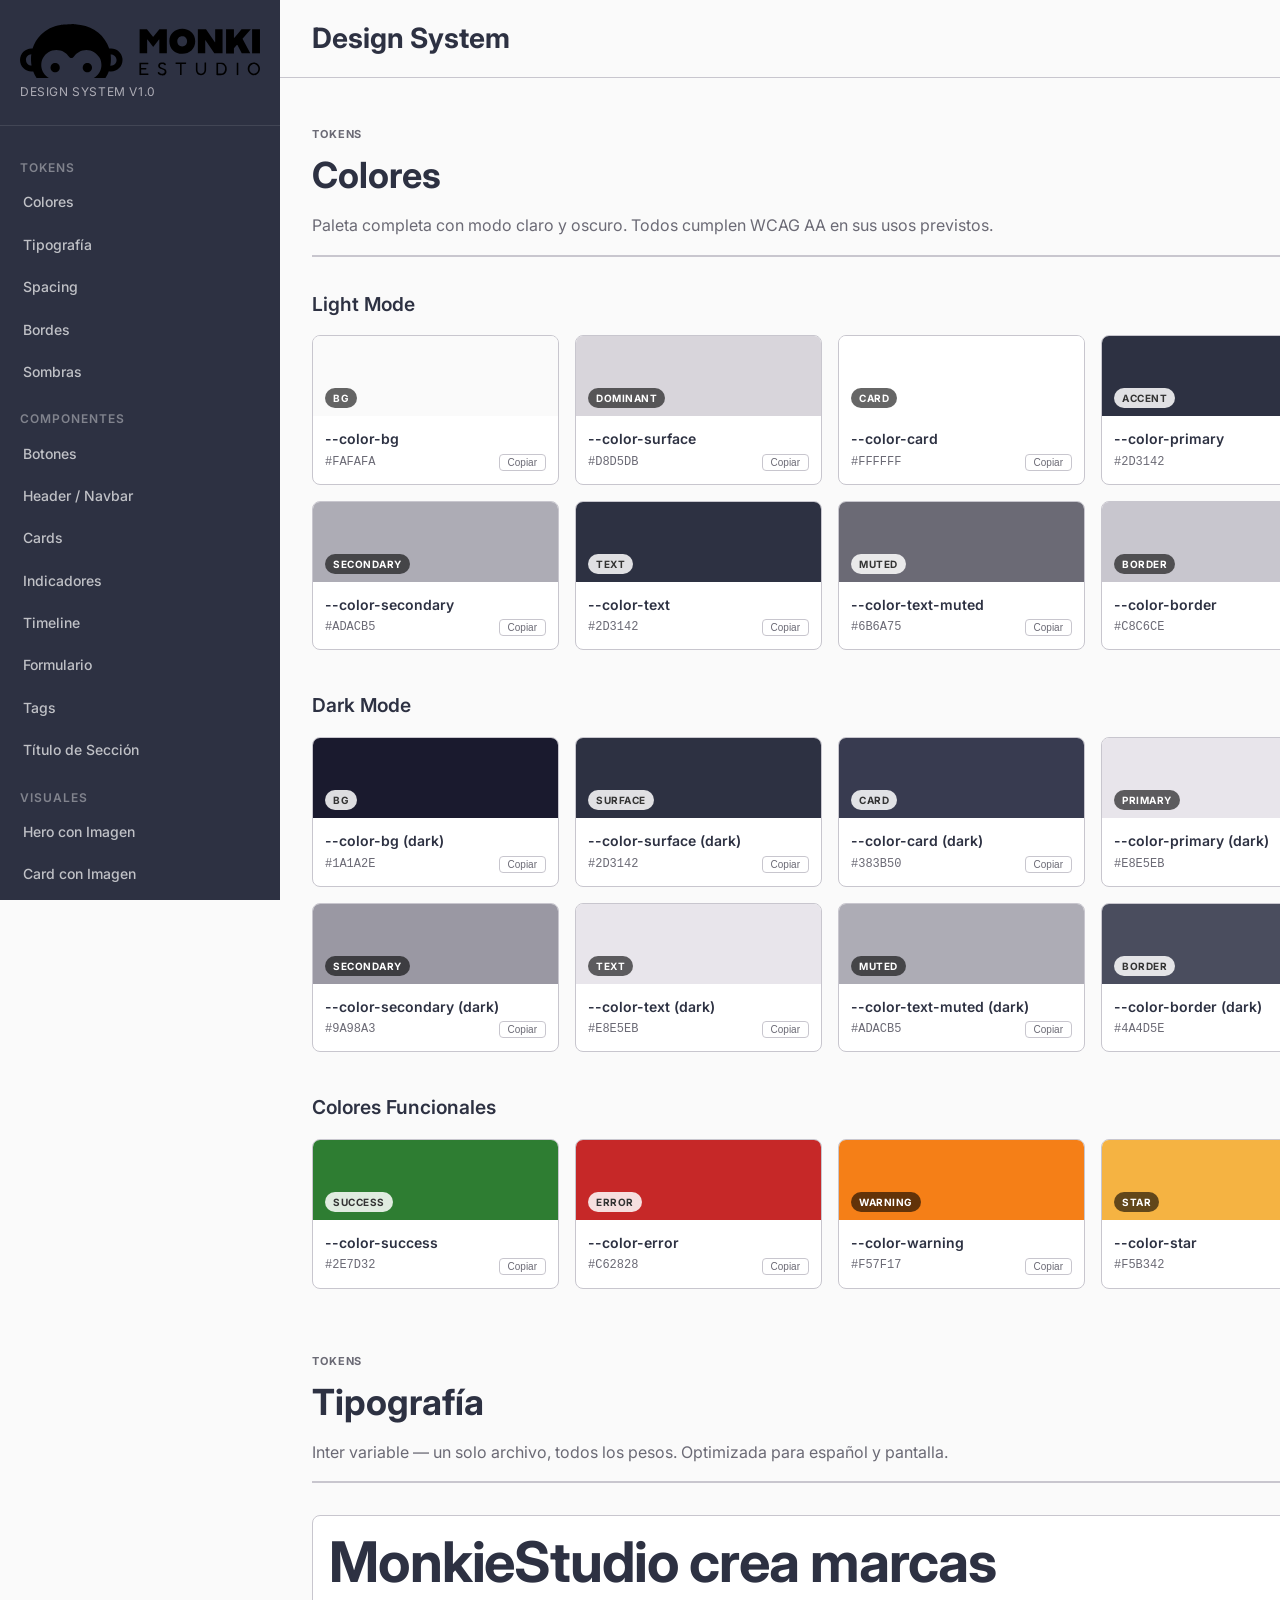
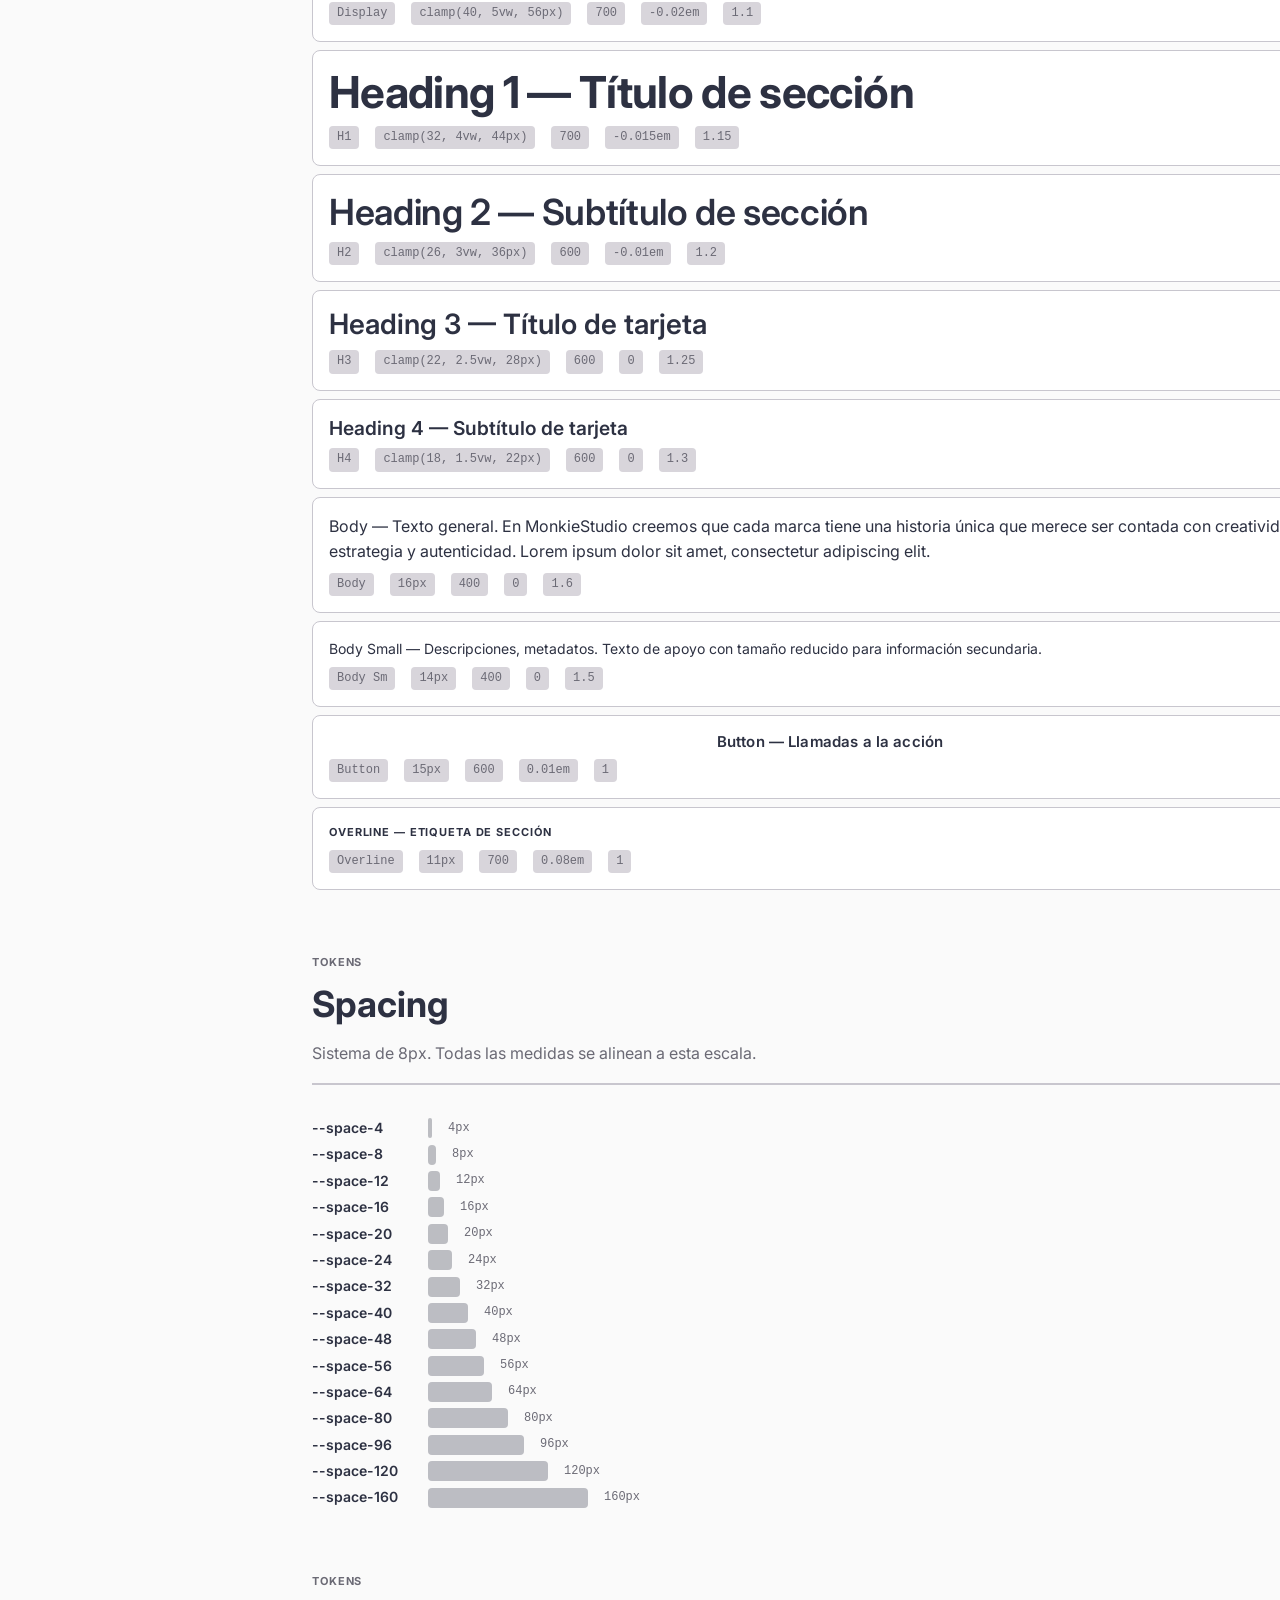
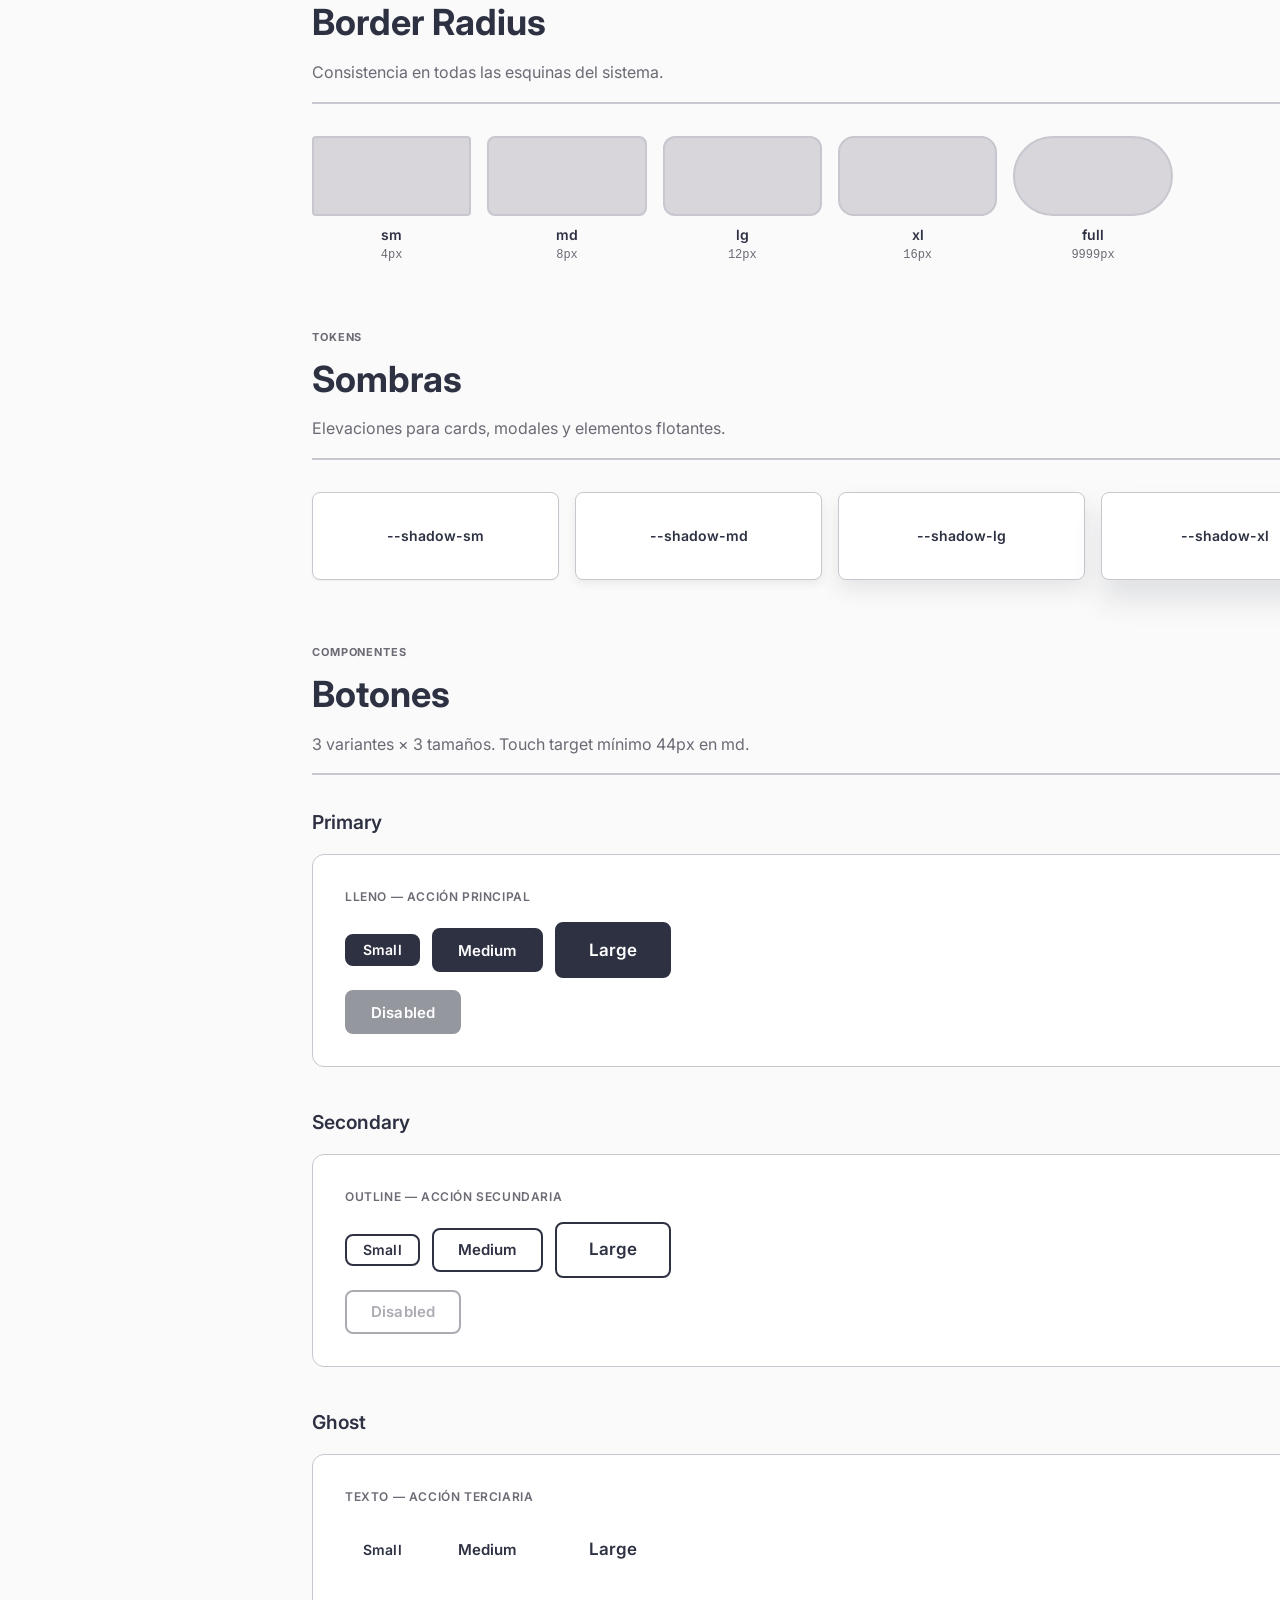
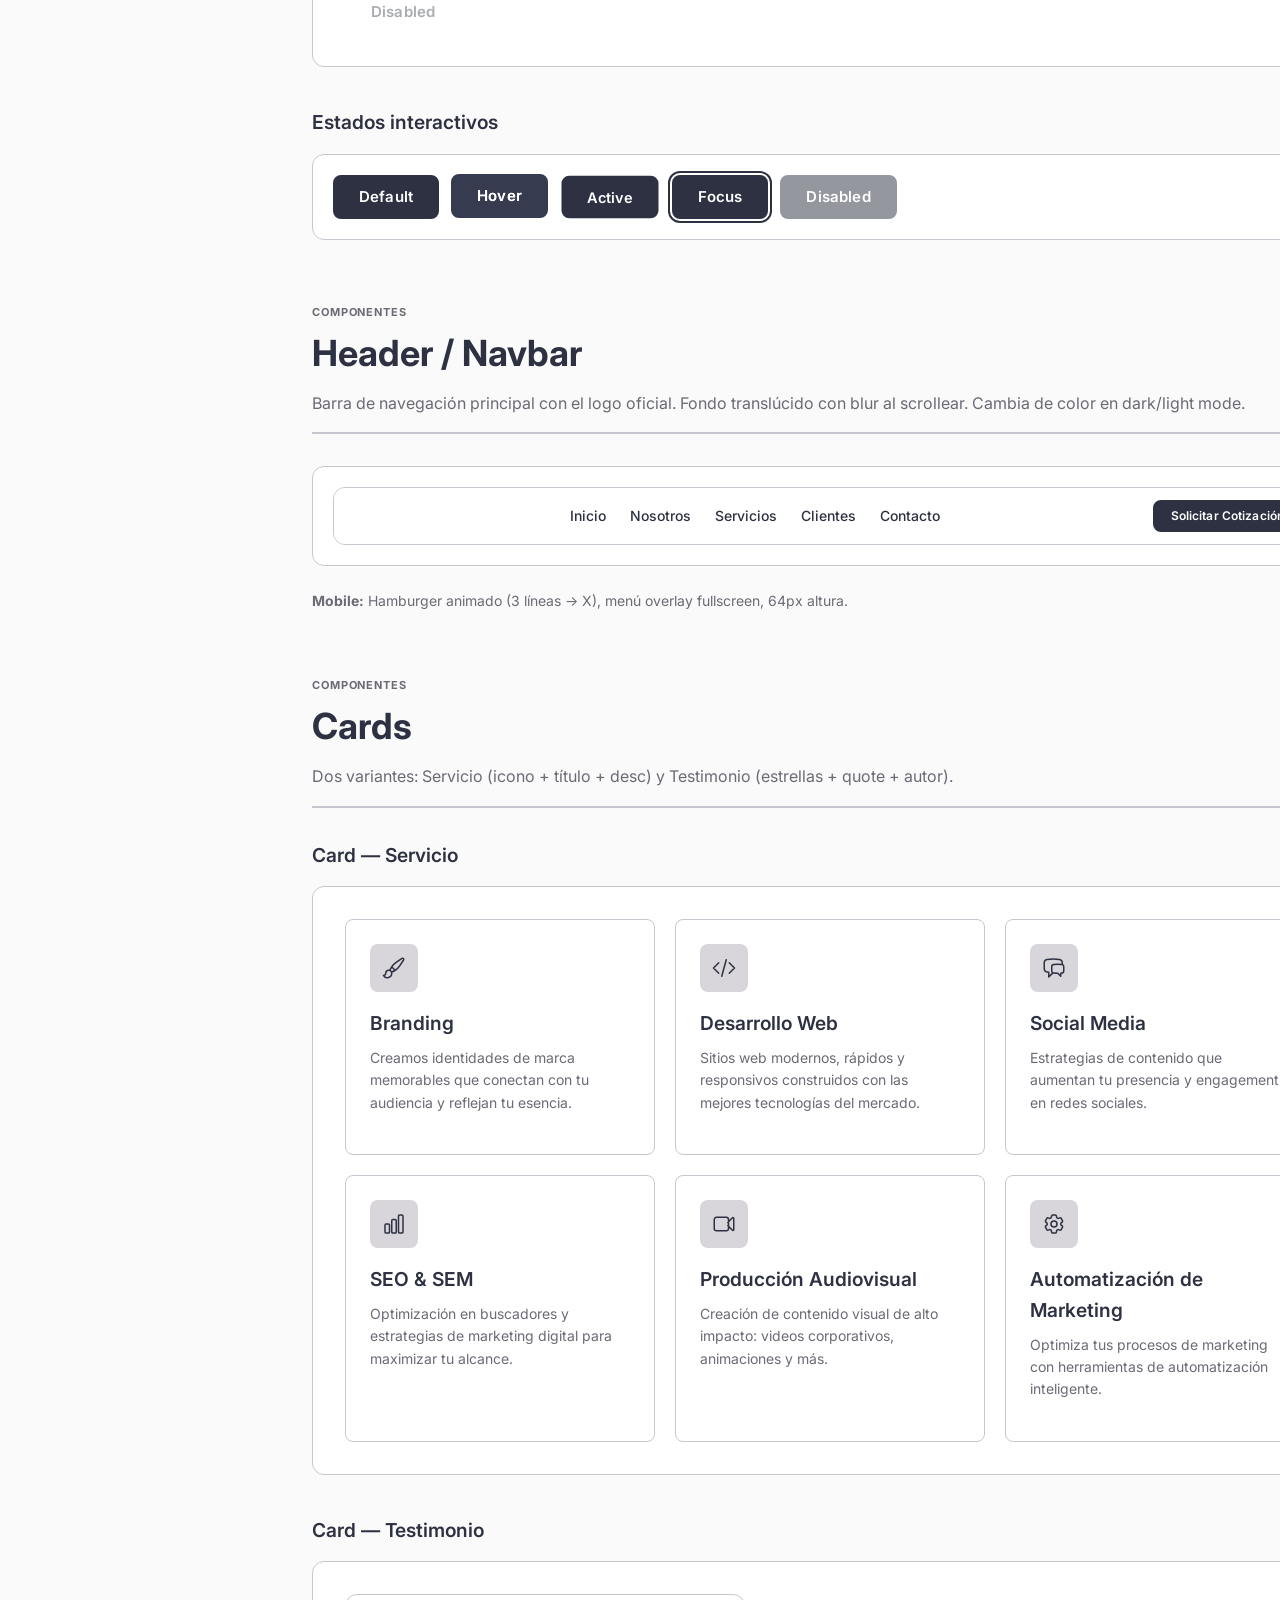
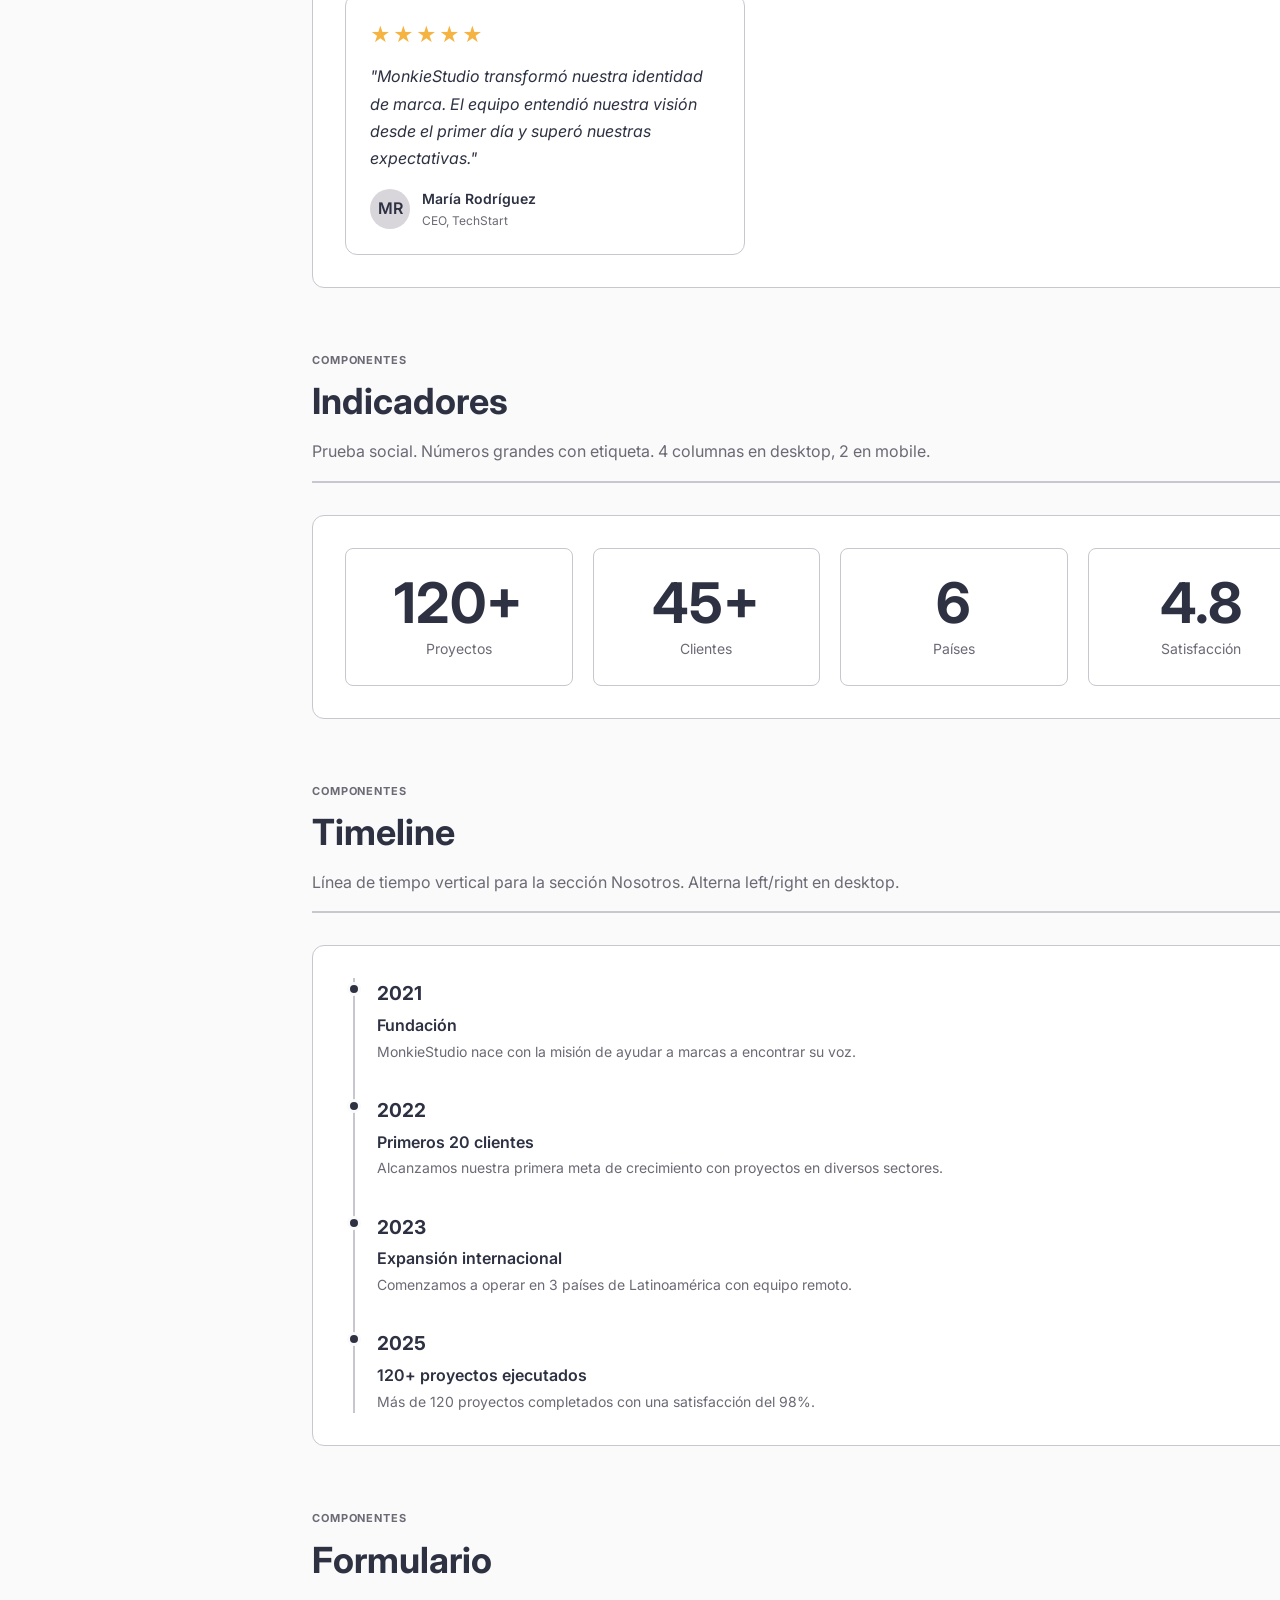
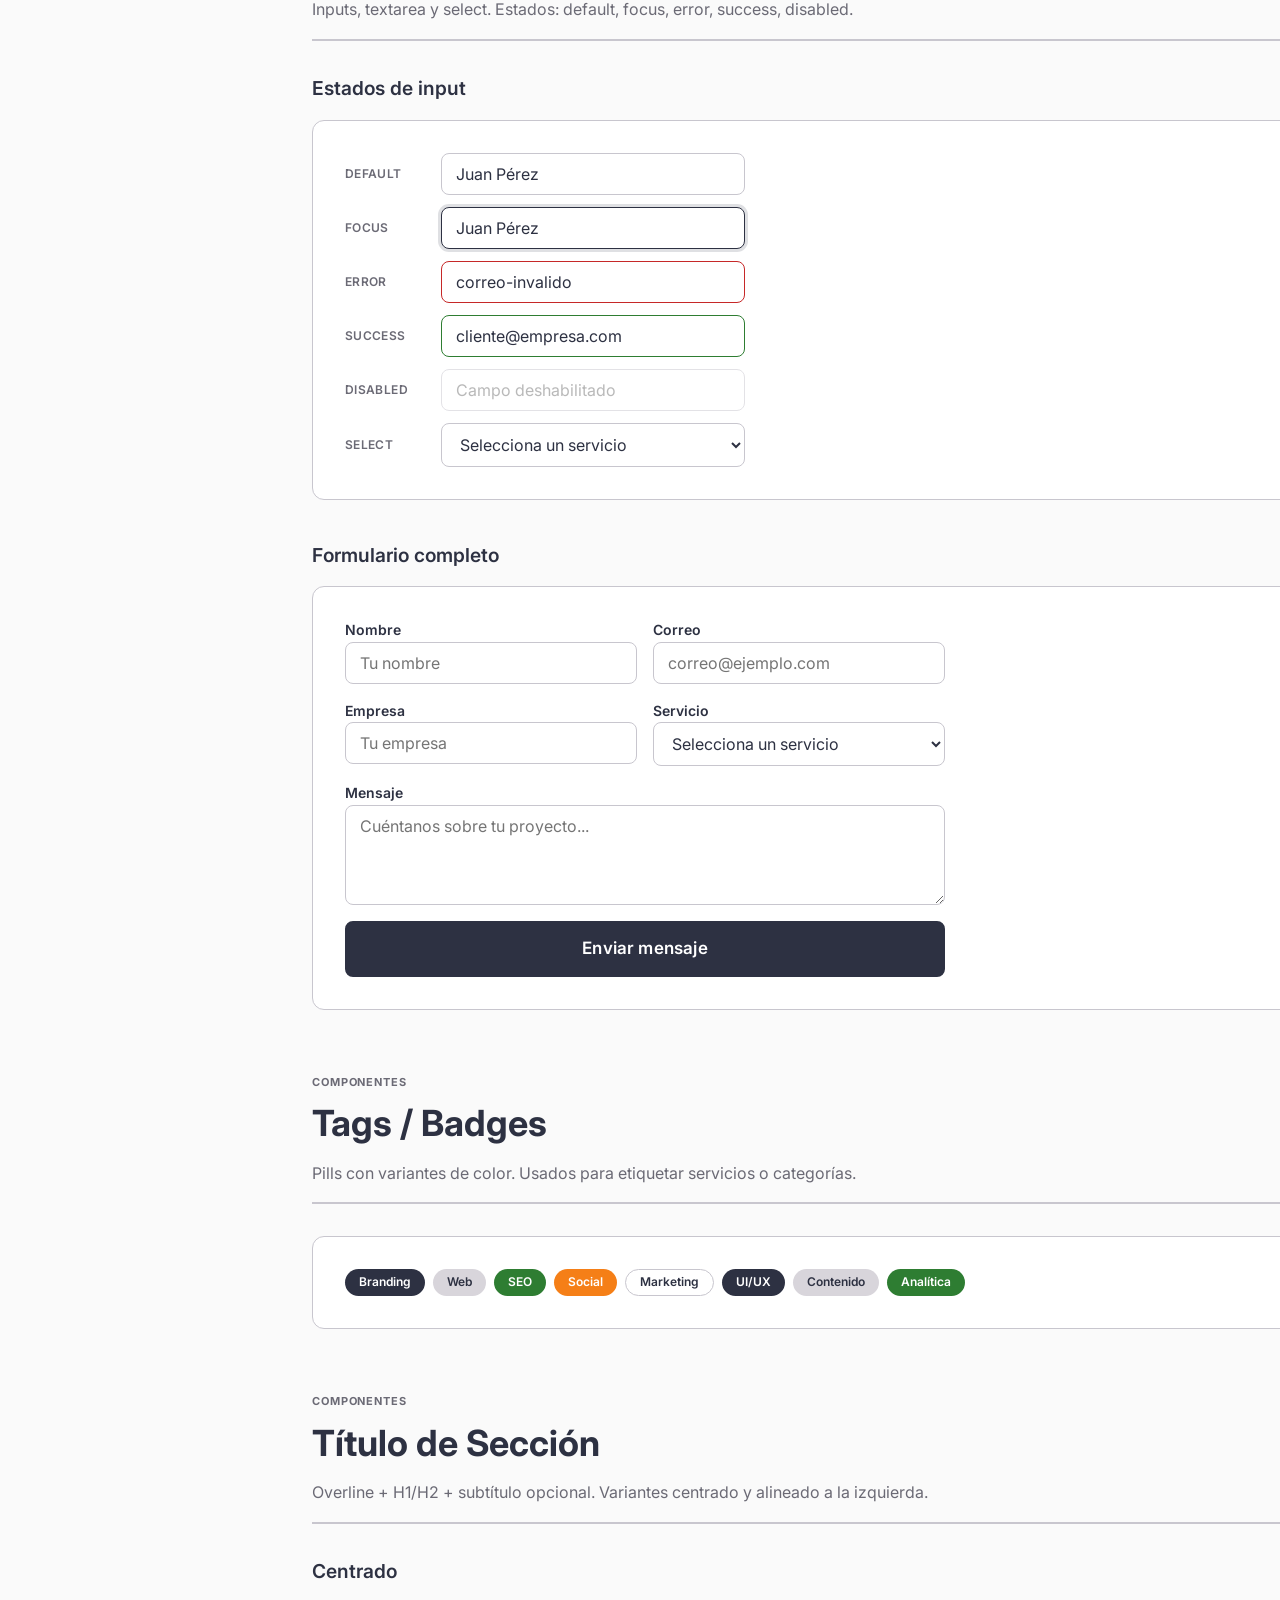
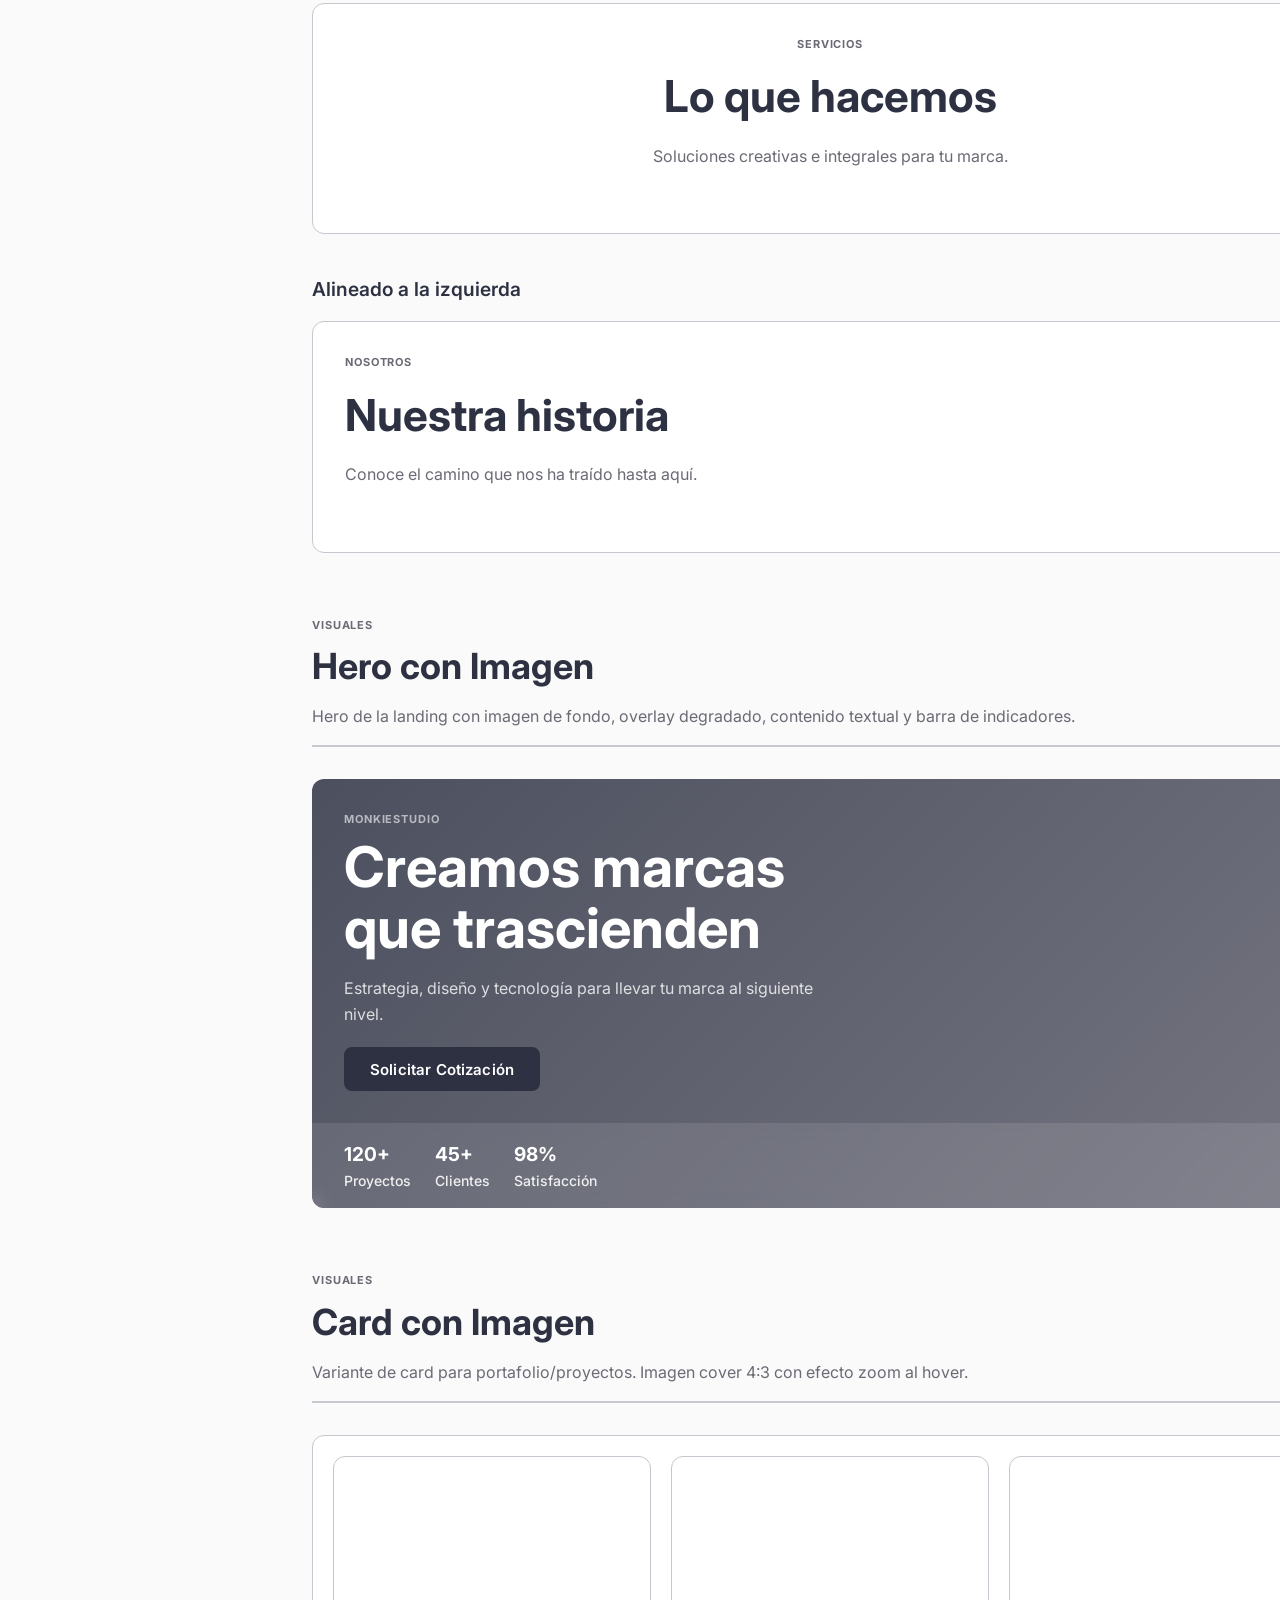
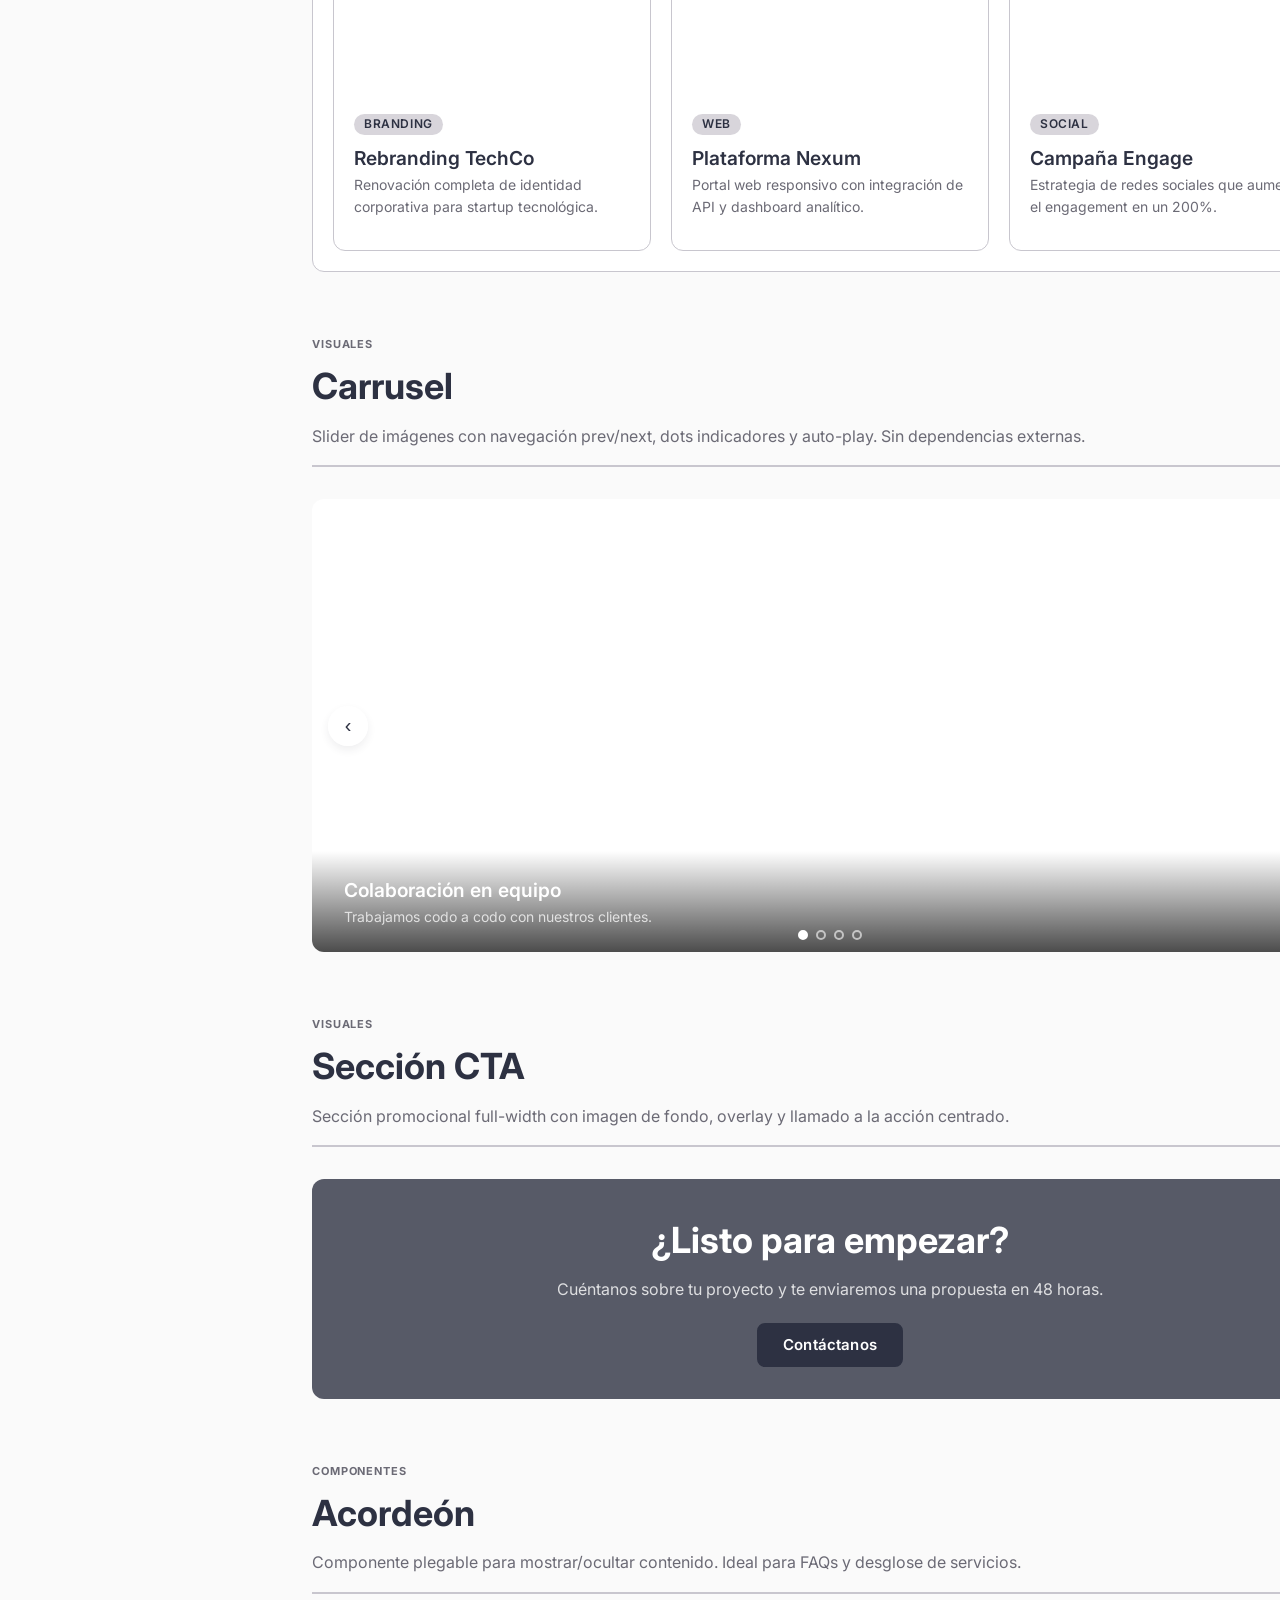
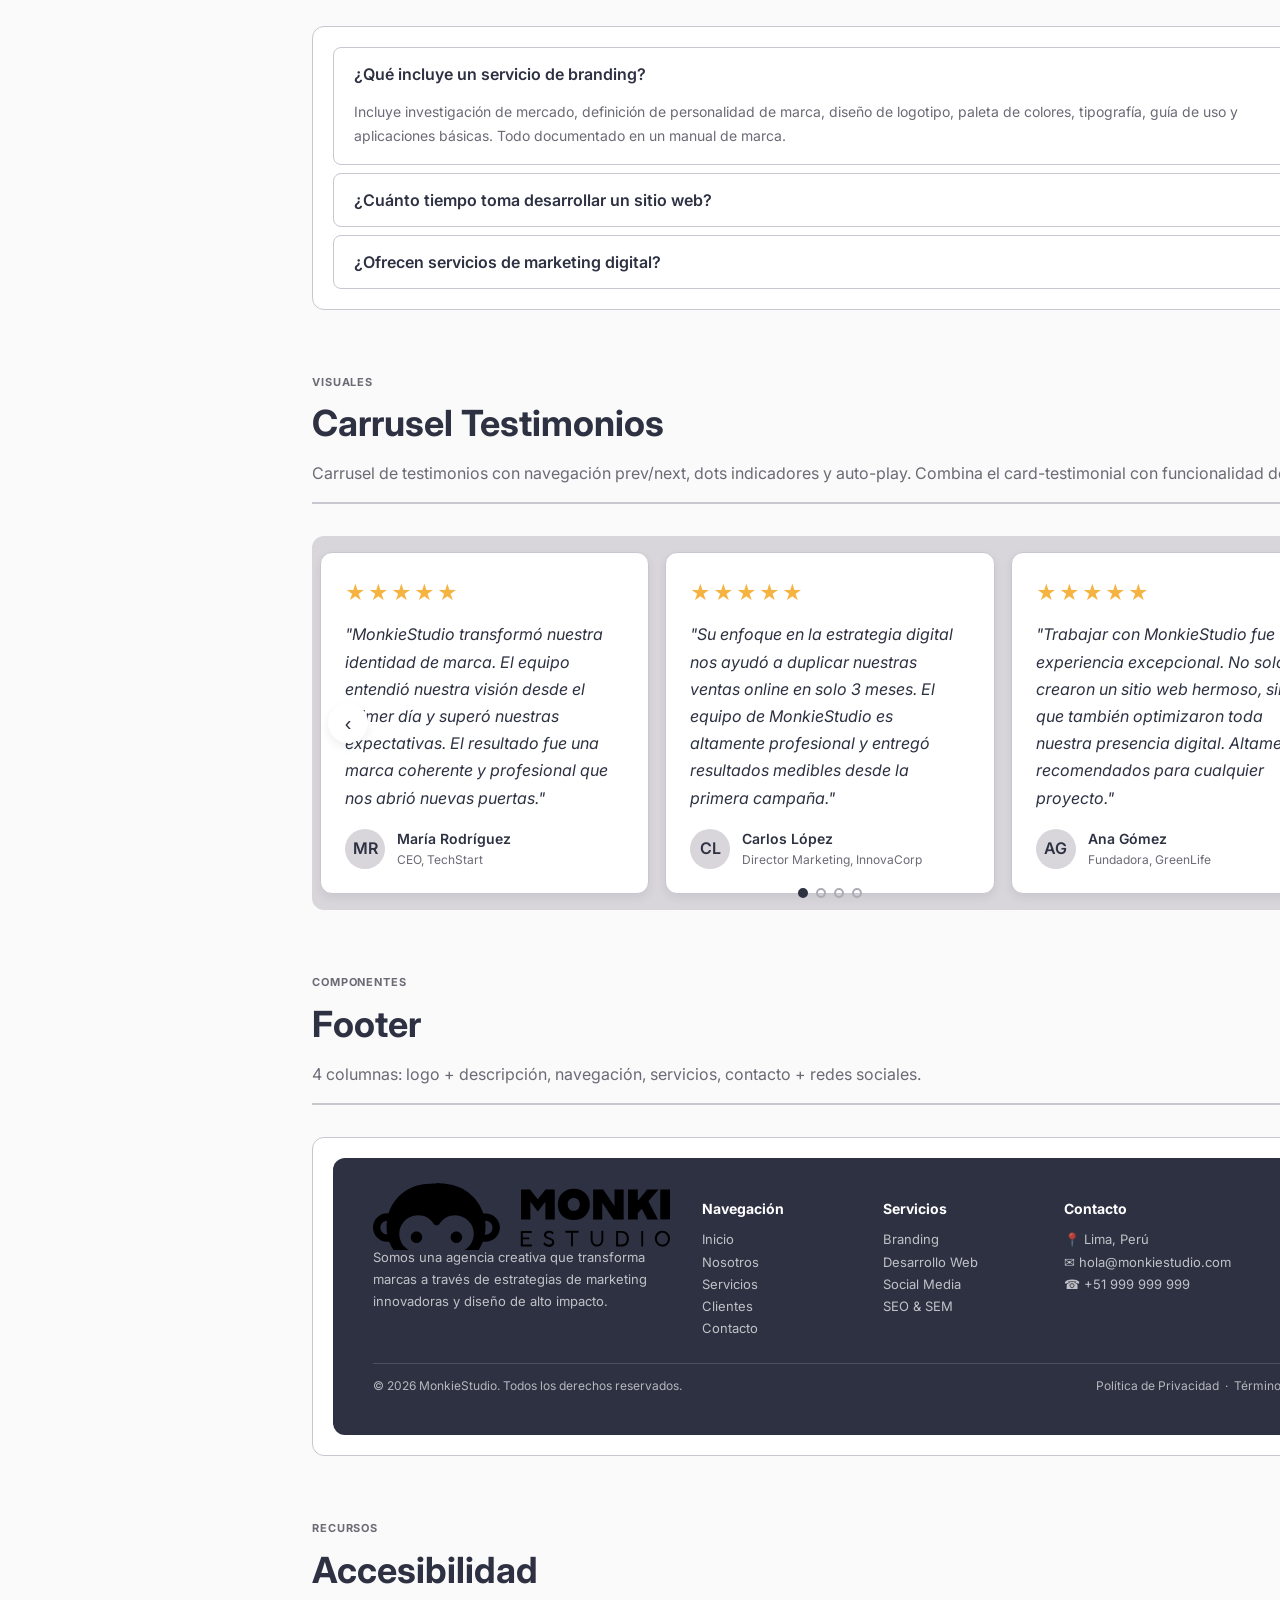
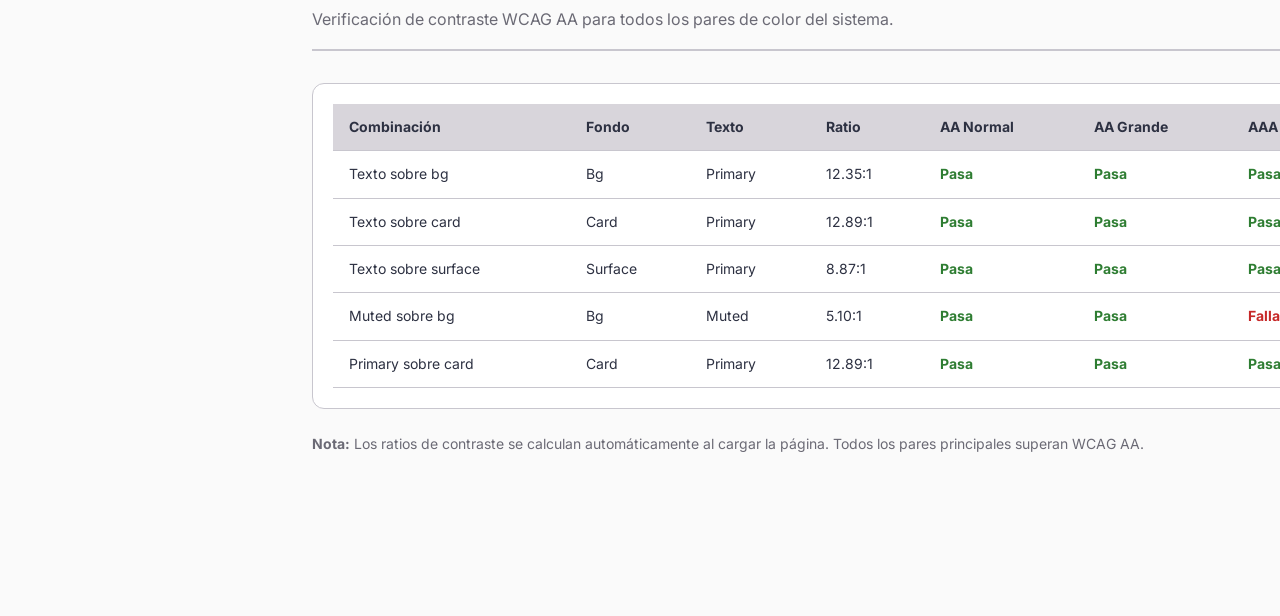
<file: design-system.html>
<!DOCTYPE html>
<html lang="es" data-theme="light">
<head>
  <meta charset="UTF-8">
  <meta name="viewport" content="width=device-width, initial-scale=1.0">
  <title>Design System — MonkieStudio</title>
  <link rel="preconnect" href="https://fonts.googleapis.com">
  <link rel="preconnect" href="https://fonts.gstatic.com" crossorigin>
  <link href="https://fonts.googleapis.com/css2?family=Inter:opsz,wght@14..32,300..700&display=swap" rel="stylesheet">
  <style>
    /* ===== DESIGN TOKENS ===== */
    :root {
      /* Light Mode */
      --color-bg: #FAFAFA;
      --color-surface: #D8D5DB;
      --color-card: #FFFFFF;
      --color-primary: #2D3142;
      --color-secondary: #ADACB5;
      --color-text: #2D3142;
      --color-text-muted: #6B6A75;
      --color-border: #C8C6CE;
      --color-success: #2E7D32;
      --color-error: #C62828;
      --color-warning: #F57F17;
      --color-star: #F5B342;
      --color-sidebar-bg: #2D3142;
      --color-sidebar-text: #E8E5EB;
      --color-sidebar-hover: #383B50;
      --color-sidebar-active: #4A4D5E;

      /* Typography */
      --font-family: 'Inter', -apple-system, BlinkMacSystemFont, sans-serif;
      --fs-display: clamp(2.5rem, 5vw, 3.5rem);
      --fs-h1: clamp(2rem, 4vw, 2.75rem);
      --fs-h2: clamp(1.625rem, 3vw, 2.25rem);
      --fs-h3: clamp(1.375rem, 2.5vw, 1.75rem);
      --fs-h4: clamp(1.125rem, 1.5vw, 1.375rem);
      --fs-body: 1rem;
      --fs-body-sm: 0.875rem;
      --fs-btn: 0.9375rem;
      --fs-caption: 0.75rem;
      --fs-overline: 0.6875rem;

      /* Spacing */
      --space-2: 2px;
      --space-4: 4px;
      --space-8: 8px;
      --space-12: 12px;
      --space-16: 16px;
      --space-20: 20px;
      --space-24: 24px;
      --space-32: 32px;
      --space-40: 40px;
      --space-48: 48px;
      --space-56: 56px;
      --space-64: 64px;
      --space-80: 80px;
      --space-96: 96px;
      --space-120: 120px;
      --space-160: 160px;

      /* Border Radius */
      --radius-sm: 4px;
      --radius-md: 8px;
      --radius-lg: 12px;
      --radius-xl: 16px;
      --radius-full: 9999px;

      /* Shadows */
      --shadow-sm: 0 1px 2px rgba(45,49,66,0.05);
      --shadow-md: 0 4px 8px rgba(45,49,66,0.08);
      --shadow-lg: 0 10px 20px rgba(45,49,66,0.10);
      --shadow-xl: 0 20px 30px rgba(45,49,66,0.12);

      --sidebar-width: 280px;
    }

    [data-theme="dark"] {
      --color-bg: #1A1A2E;
      --color-surface: #2D3142;
      --color-card: #383B50;
      --color-primary: #E8E5EB;
      --color-secondary: #9A98A3;
      --color-text: #E8E5EB;
      --color-text-muted: #ADACB5;
      --color-border: #4A4D5E;
      --color-success: #66BB6A;
      --color-error: #EF5350;
      --color-warning: #FFB74D;
      --color-star: #F5B342;
      --color-sidebar-bg: #0D0D1A;
      --color-sidebar-text: #E8E5EB;
      --color-sidebar-hover: #2D3142;
      --color-sidebar-active: #383B50;

      --shadow-sm: 0 1px 2px rgba(0,0,0,0.3);
      --shadow-md: 0 4px 8px rgba(0,0,0,0.4);
      --shadow-lg: 0 10px 20px rgba(0,0,0,0.5);
      --shadow-xl: 0 20px 30px rgba(0,0,0,0.6);
    }

    /* ===== RESET ===== */
    *, *::before, *::after {
      margin: 0;
      padding: 0;
      box-sizing: border-box;
    }

    html {
      scroll-behavior: smooth;
      scroll-padding-top: 24px;
    }

    body {
      font-family: var(--font-family);
      background: var(--color-bg);
      color: var(--color-text);
      line-height: 1.6;
      transition: background 0.3s ease, color 0.3s ease;
      display: flex;
    }

    /* ===== SIDEBAR ===== */
    .sidebar {
      position: fixed;
      top: 0;
      left: 0;
      width: var(--sidebar-width);
      height: 100vh;
      background: var(--color-sidebar-bg);
      color: var(--color-sidebar-text);
      z-index: 1000;
      overflow-y: auto;
      display: flex;
      flex-direction: column;
      transition: transform 0.3s ease;
    }

    .sidebar-header {
      padding: var(--space-24) var(--space-20);
      border-bottom: 1px solid rgba(255,255,255,0.1);
    }

    .sidebar-header .logo {
      display: flex;
      align-items: center;
      gap: var(--space-8);
      font-weight: 700;
      font-size: var(--fs-h4);
      color: var(--color-sidebar-text);
      text-decoration: none;
    }

    .sidebar-header .logo-dot {
      width: 10px;
      height: 10px;
      border-radius: 50%;
      background: var(--color-star);
    }

    .sidebar-header .version {
      font-size: var(--fs-caption);
      color: var(--color-secondary);
      margin-top: var(--space-4);
      text-transform: uppercase;
      letter-spacing: 0.05em;
    }

    .sidebar-nav {
      padding: var(--space-16) 0;
      flex: 1;
    }

    .sidebar-nav a {
      display: block;
      padding: var(--space-10, 10px) var(--space-20);
      color: rgba(255,255,255,0.7);
      text-decoration: none;
      font-size: var(--fs-body-sm);
      font-weight: 500;
      transition: all 0.2s ease;
      border-left: 3px solid transparent;
    }

    .sidebar-nav a:hover {
      background: var(--color-sidebar-hover);
      color: #fff;
    }

    .sidebar-nav a.active {
      background: var(--color-sidebar-active);
      color: #fff;
      border-left-color: var(--color-star);
    }

    .sidebar-nav .nav-label {
      padding: var(--space-16) var(--space-20) var(--space-4);
      font-size: var(--fs-caption);
      text-transform: uppercase;
      letter-spacing: 0.08em;
      color: rgba(255,255,255,0.4);
      font-weight: 600;
    }

    /* ===== MAIN ===== */
    .main {
      margin-left: var(--sidebar-width);
      flex: 1;
      min-height: 100vh;
    }

    .main-header {
      position: sticky;
      top: 0;
      z-index: 100;
      background: var(--color-bg);
      border-bottom: 1px solid var(--color-border);
      padding: var(--space-16) var(--space-32);
      display: flex;
      align-items: center;
      justify-content: space-between;
      transition: background 0.3s ease;
    }

    .main-header h1 {
      font-size: var(--fs-h3);
      font-weight: 700;
      color: var(--color-primary);
    }

    .main-header .header-actions {
      display: flex;
      align-items: center;
      gap: var(--space-16);
    }

    .main-header .header-actions span {
      font-size: var(--fs-body-sm);
      color: var(--color-text-muted);
    }

    .main-content {
      padding: var(--space-48) var(--space-32) var(--space-96);
      max-width: 1100px;
    }

    /* ===== THEME TOGGLE ===== */
    .theme-toggle {
      width: 44px;
      height: 44px;
      border-radius: var(--radius-md);
      border: 1px solid var(--color-border);
      background: var(--color-card);
      color: var(--color-text);
      cursor: pointer;
      display: flex;
      align-items: center;
      justify-content: center;
      font-size: 1.25rem;
      transition: all 0.3s ease;
      min-width: 44px;
      min-height: 44px;
    }

    .theme-toggle:hover {
      border-color: var(--color-primary);
      transform: rotate(15deg);
    }

    .theme-toggle:focus-visible {
      outline: 2px solid var(--color-primary);
      outline-offset: 2px;
    }

    /* ===== SECTIONS ===== */
    .ds-section {
      margin-bottom: var(--space-64);
    }

    .ds-section-header {
      margin-bottom: var(--space-32);
      padding-bottom: var(--space-16);
      border-bottom: 2px solid var(--color-border);
    }

    .ds-section-header .overline {
      font-size: var(--fs-overline);
      text-transform: uppercase;
      letter-spacing: 0.08em;
      font-weight: 700;
      color: var(--color-text-muted);
      margin-bottom: var(--space-4);
    }

    .ds-section-header h2 {
      font-size: var(--fs-h2);
      font-weight: 700;
      color: var(--color-primary);
    }

    .ds-section-header p {
      color: var(--color-text-muted);
      margin-top: var(--space-8);
      font-size: var(--fs-body);
    }

    .ds-subsection {
      margin-bottom: var(--space-40);
    }

    .ds-subsection h3 {
      font-size: var(--fs-h4);
      font-weight: 600;
      color: var(--color-primary);
      margin-bottom: var(--space-16);
    }

    .ds-subsection p {
      color: var(--color-text-muted);
      margin-bottom: var(--space-16);
      font-size: var(--fs-body-sm);
    }

    .ds-desc {
      font-size: var(--fs-body-sm);
      color: var(--color-text-muted);
      margin-bottom: var(--space-16);
    }

    /* ===== SWATCH GRID ===== */
    .swatch-grid {
      display: grid;
      grid-template-columns: repeat(auto-fill, minmax(200px, 1fr));
      gap: var(--space-16);
    }

    .swatch-card {
      background: var(--color-card);
      border-radius: var(--radius-md);
      overflow: hidden;
      border: 1px solid var(--color-border);
      transition: box-shadow 0.2s ease;
    }

    .swatch-card:hover {
      box-shadow: var(--shadow-md);
    }

    .swatch-preview {
      height: 80px;
      display: flex;
      align-items: flex-end;
      padding: var(--space-8) var(--space-12);
    }

    .swatch-preview .badge {
      font-size: 10px;
      font-weight: 700;
      padding: 2px 8px;
      border-radius: var(--radius-full);
      text-transform: uppercase;
      letter-spacing: 0.05em;
    }

    .swatch-preview .badge.light {
      background: rgba(255,255,255,0.85);
      color: #333;
    }

    .swatch-preview .badge.dark {
      background: rgba(0,0,0,0.6);
      color: #fff;
    }

    .swatch-info {
      padding: var(--space-12);
    }

    .swatch-info .token-name {
      font-size: var(--fs-body-sm);
      font-weight: 600;
      color: var(--color-text);
      word-break: break-all;
    }

    .swatch-info .token-hex {
      font-size: var(--fs-caption);
      color: var(--color-text-muted);
      margin-top: var(--space-2);
      font-family: 'SF Mono', 'Fira Code', monospace;
      display: flex;
      justify-content: space-between;
      align-items: center;
    }

    .swatch-info .token-hex button {
      background: none;
      border: 1px solid var(--color-border);
      border-radius: var(--radius-sm);
      padding: 2px 8px;
      font-size: 10px;
      cursor: pointer;
      color: var(--color-text-muted);
      transition: all 0.2s;
    }

    .swatch-info .token-hex button:hover {
      border-color: var(--color-primary);
      color: var(--color-primary);
    }

    /* ===== TYPOGRAPHY ===== */
    .typo-grid {
      display: flex;
      flex-direction: column;
      gap: var(--space-8);
    }

    .typo-item {
      display: flex;
      flex-direction: column;
      padding: var(--space-16);
      background: var(--color-card);
      border-radius: var(--radius-md);
      border: 1px solid var(--color-border);
    }

    .typo-item .preview {
      color: var(--color-text);
    }

    .typo-item .preview.display { font-size: var(--fs-display); font-weight: 700; letter-spacing: -0.02em; line-height: 1.1; }
    .typo-item .preview.h1 { font-size: var(--fs-h1); font-weight: 700; letter-spacing: -0.015em; line-height: 1.15; }
    .typo-item .preview.h2 { font-size: var(--fs-h2); font-weight: 600; letter-spacing: -0.01em; line-height: 1.2; }
    .typo-item .preview.h3 { font-size: var(--fs-h3); font-weight: 600; letter-spacing: 0; line-height: 1.25; }
    .typo-item .preview.h4 { font-size: var(--fs-h4); font-weight: 600; letter-spacing: 0; line-height: 1.3; }
    .typo-item .preview.body { font-size: var(--fs-body); font-weight: 400; line-height: 1.6; }
    .typo-item .preview.body-sm { font-size: var(--fs-body-sm); font-weight: 400; line-height: 1.5; }
    .typo-item .preview.btn { font-size: var(--fs-btn); font-weight: 600; letter-spacing: 0.01em; line-height: 1; }
    .typo-item .preview.overline { font-size: var(--fs-overline); font-weight: 700; letter-spacing: 0.08em; text-transform: uppercase; }

    .typo-item .meta {
      display: flex;
      gap: var(--space-16);
      margin-top: var(--space-8);
      font-size: var(--fs-caption);
      color: var(--color-text-muted);
      font-family: 'SF Mono', 'Fira Code', monospace;
    }

    .typo-item .meta span {
      background: var(--color-surface);
      padding: 2px 8px;
      border-radius: var(--radius-sm);
    }

    /* ===== SPACING ===== */
    .spacing-grid {
      display: flex;
      flex-direction: column;
      gap: var(--space-4);
    }

    .spacing-item {
      display: flex;
      align-items: center;
      gap: var(--space-16);
    }

    .spacing-item .label {
      min-width: 100px;
      font-size: var(--fs-body-sm);
      font-weight: 600;
      color: var(--color-text);
    }

    .spacing-item .bar {
      height: 20px;
      background: var(--color-primary);
      border-radius: var(--radius-sm);
      opacity: 0.3;
      transition: background 0.3s;
    }

    .spacing-item .value {
      font-size: var(--fs-caption);
      color: var(--color-text-muted);
      font-family: monospace;
    }

    /* ===== BORDER RADIUS ===== */
    .radius-grid {
      display: grid;
      grid-template-columns: repeat(auto-fill, minmax(150px, 1fr));
      gap: var(--space-16);
    }

    .radius-box {
      width: 100%;
      height: 80px;
      background: var(--color-surface);
      border: 2px solid var(--color-border);
    }

    .radius-box.sm { border-radius: var(--radius-sm); }
    .radius-box.md { border-radius: var(--radius-md); }
    .radius-box.lg { border-radius: var(--radius-lg); }
    .radius-box.xl { border-radius: var(--radius-xl); }
    .radius-box.full { border-radius: var(--radius-full); }

    .radius-label {
      margin-top: var(--space-8);
      font-size: var(--fs-body-sm);
      font-weight: 600;
      text-align: center;
    }

    .radius-label .val {
      font-weight: 400;
      color: var(--color-text-muted);
      font-family: monospace;
      font-size: var(--fs-caption);
      display: block;
    }

    /* ===== SHADOWS ===== */
    .shadow-grid {
      display: grid;
      grid-template-columns: repeat(auto-fill, minmax(200px, 1fr));
      gap: var(--space-16);
    }

    .shadow-box {
      background: var(--color-card);
      border-radius: var(--radius-md);
      padding: var(--space-32);
      text-align: center;
      font-size: var(--fs-body-sm);
      font-weight: 600;
      border: 1px solid var(--color-border);
    }

    .shadow-box.sm { box-shadow: var(--shadow-sm); }
    .shadow-box.md { box-shadow: var(--shadow-md); }
    .shadow-box.lg { box-shadow: var(--shadow-lg); }
    .shadow-box.xl { box-shadow: var(--shadow-xl); }

    /* ===== COMPONENT SHOWCASE ===== */
    .component-showcase {
      background: var(--color-card);
      border: 1px solid var(--color-border);
      border-radius: var(--radius-lg);
      padding: var(--space-32);
      margin-bottom: var(--space-24);
    }

    .component-showcase.compact {
      padding: var(--space-20);
    }

    .component-showcase .showcase-label {
      font-size: var(--fs-caption);
      font-weight: 600;
      text-transform: uppercase;
      letter-spacing: 0.05em;
      color: var(--color-text-muted);
      margin-bottom: var(--space-16);
    }

    /* ===== BUTTONS ===== */
    .btn-group {
      display: flex;
      flex-wrap: wrap;
      gap: var(--space-12);
      align-items: center;
    }

    .btn {
      display: inline-flex;
      align-items: center;
      justify-content: center;
      gap: var(--space-8);
      font-family: var(--font-family);
      font-size: var(--fs-btn);
      font-weight: 600;
      letter-spacing: 0.01em;
      line-height: 1;
      border: 2px solid transparent;
      border-radius: var(--radius-md);
      cursor: pointer;
      transition: all 0.2s ease;
      text-decoration: none;
      white-space: nowrap;
    }

    .btn:focus-visible {
      outline: 2px solid var(--color-primary);
      outline-offset: 2px;
    }

    .btn-sm { padding: 0.375rem 1rem; font-size: var(--fs-body-sm); height: 32px; }
    .btn-md { padding: 0.625rem 1.5rem; font-size: var(--fs-btn); height: 44px; }
    .btn-lg { padding: 0.875rem 2rem; font-size: 1.0625rem; height: 56px; }

    .btn-primary {
      background: var(--color-primary);
      color: var(--color-card);
      border-color: var(--color-primary);
    }

    .btn-primary:hover {
      filter: brightness(1.2);
      transform: translateY(-1px);
    }

    .btn-primary:active {
      transform: scale(0.97);
    }

    .btn-primary:disabled {
      opacity: 0.5;
      cursor: not-allowed;
      filter: none;
      transform: none;
    }

    .btn-secondary {
      background: transparent;
      color: var(--color-primary);
      border-color: var(--color-primary);
    }

    .btn-secondary:hover {
      background: var(--color-primary);
      color: var(--color-card);
      transform: translateY(-1px);
    }

    .btn-secondary:active {
      transform: scale(0.97);
    }

    .btn-secondary:disabled {
      opacity: 0.4;
      cursor: not-allowed;
      transform: none;
    }

    .btn-ghost {
      background: transparent;
      color: var(--color-text);
      border-color: transparent;
    }

    .btn-ghost:hover {
      background: var(--color-surface);
    }

    .btn-ghost:disabled {
      opacity: 0.4;
      cursor: not-allowed;
    }

    /* ===== CARDS ===== */
    .card-grid {
      display: grid;
      grid-template-columns: repeat(auto-fill, minmax(250px, 1fr));
      gap: var(--space-20);
    }

    .card-service {
      background: var(--color-card);
      border: 1px solid var(--color-border);
      border-radius: var(--radius-md);
      padding: var(--space-24);
      transition: all 0.3s ease;
    }

    .card-service:hover {
      transform: translateY(-4px);
      box-shadow: var(--shadow-lg);
    }

    .card-service .icon {
      width: 48px;
      height: 48px;
      border-radius: var(--radius-md);
      background: var(--color-surface);
      display: flex;
      align-items: center;
      justify-content: center;
      margin-bottom: var(--space-16);
    }

    .card-service .icon svg {
      width: 24px;
      height: 24px;
      stroke: var(--color-primary);
      stroke-width: 1.5;
    }

    .card-service h4 {
      font-size: var(--fs-h4);
      font-weight: 600;
      color: var(--color-primary);
      margin-bottom: var(--space-8);
    }

    .card-service p {
      font-size: var(--fs-body-sm);
      color: var(--color-text-muted);
      line-height: 1.6;
    }

    .card-testimonial {
      background: var(--color-card);
      border: 1px solid var(--color-border);
      border-radius: var(--radius-lg);
      padding: var(--space-24);
      max-width: 400px;
    }

    .card-testimonial .stars {
      color: var(--color-star);
      font-size: 1.25rem;
      letter-spacing: 2px;
      margin-bottom: var(--space-12);
    }

    .card-testimonial blockquote {
      font-size: var(--fs-body);
      color: var(--color-text);
      line-height: 1.7;
      font-style: italic;
      margin-bottom: var(--space-16);
    }

    .card-testimonial .author {
      display: flex;
      align-items: center;
      gap: var(--space-12);
    }

    .card-testimonial .author .avatar {
      width: 40px;
      height: 40px;
      border-radius: 50%;
      background: var(--color-surface);
      display: flex;
      align-items: center;
      justify-content: center;
      font-size: 1rem;
      font-weight: 600;
      color: var(--color-primary);
    }

    .card-testimonial .author .info .name {
      font-size: var(--fs-body-sm);
      font-weight: 600;
      color: var(--color-primary);
    }

    .card-testimonial .author .info .role {
      font-size: var(--fs-caption);
      color: var(--color-text-muted);
    }

    /* ===== TESTIMONIAL CAROUSEL ===== */
    .carousel-testimonios {
      position: relative;
      border-radius: var(--radius-lg);
      overflow: hidden;
      background: var(--color-surface);
    }

    .carousel-testimonios .carousel-track {
      display: flex;
      transition: transform 0.5s ease;
    }

    .carousel-testimonios .carousel-slide {
      flex: 0 0 33.333%;
      min-width: 0;
      height: auto;
      background: none;
      padding: var(--space-16) var(--space-8);
      box-sizing: border-box;
      display: flex;
      justify-content: center;
      align-items: stretch;
    }

    .carousel-testimonios .card-testimonial {
      width: 100%;
      box-shadow: var(--shadow-md);
      margin: 0;
    }

    @media (max-width: 991px) {
      .carousel-testimonios .carousel-slide {
        flex: 0 0 50%;
        min-width: 0;
      }
    }

    @media (max-width: 575px) {
      .carousel-testimonios .carousel-slide {
        flex: 0 0 100%;
        min-width: 0;
      }
    }

    .carousel-testimonios .carousel-btn {
      position: absolute;
      top: 50%;
      transform: translateY(-50%);
      z-index: 2;
      width: 40px;
      height: 40px;
      border-radius: 50%;
      border: none;
      background: var(--color-card);
      color: var(--color-primary);
      font-size: 1.25rem;
      cursor: pointer;
      display: flex;
      align-items: center;
      justify-content: center;
      transition: all 0.2s;
      box-shadow: var(--shadow-md);
    }

    .carousel-testimonios .carousel-btn:hover {
      background: var(--color-primary);
      color: #fff;
      transform: translateY(-50%) scale(1.1);
    }

    .carousel-testimonios .carousel-btn.prev { left: var(--space-16); }
    .carousel-testimonios .carousel-btn.next { right: var(--space-16); }

    .carousel-testimonios .carousel-dots {
      position: absolute;
      bottom: var(--space-12);
      left: 50%;
      transform: translateX(-50%);
      display: flex;
      gap: var(--space-8);
      z-index: 2;
    }

    .carousel-testimonios .carousel-dot {
      width: 10px;
      height: 10px;
      border-radius: 50%;
      border: 2px solid var(--color-secondary);
      background: transparent;
      cursor: pointer;
      transition: all 0.2s;
      padding: 0;
    }

    .carousel-testimonios .carousel-dot.active {
      background: var(--color-primary);
      border-color: var(--color-primary);
    }

    /* ===== STATS ===== */
    .stats-grid {
      display: grid;
      grid-template-columns: repeat(4, 1fr);
      gap: var(--space-20);
    }

    .stat-item {
      text-align: center;
      padding: var(--space-24);
      background: var(--color-card);
      border: 1px solid var(--color-border);
      border-radius: var(--radius-md);
    }

    .stat-item .number {
      font-size: var(--fs-display);
      font-weight: 700;
      color: var(--color-primary);
      line-height: 1.1;
    }

    .stat-item .label {
      font-size: var(--fs-body-sm);
      color: var(--color-text-muted);
      margin-top: var(--space-4);
    }

    /* ===== TIMELINE ===== */
    .timeline {
      position: relative;
      padding-left: var(--space-32);
      max-width: 600px;
    }

    .timeline::before {
      content: '';
      position: absolute;
      left: 8px;
      top: 0;
      bottom: 0;
      width: 2px;
      background: var(--color-border);
    }

    .timeline-item {
      position: relative;
      margin-bottom: var(--space-32);
    }

    .timeline-item:last-child {
      margin-bottom: 0;
    }

    .timeline-item .dot {
      position: absolute;
      left: calc(-1 * var(--space-32) + 2px);
      top: 4px;
      width: 14px;
      height: 14px;
      border-radius: 50%;
      background: var(--color-primary);
      border: 3px solid var(--color-bg);
    }

    .timeline-item .year {
      font-size: var(--fs-h4);
      font-weight: 700;
      color: var(--color-primary);
    }

    .timeline-item .title {
      font-size: var(--fs-body);
      font-weight: 600;
      color: var(--color-text);
      margin-top: var(--space-4);
    }

    .timeline-item .desc {
      font-size: var(--fs-body-sm);
      color: var(--color-text-muted);
      margin-top: var(--space-2);
    }

    /* ===== FORM ELEMENTS ===== */
    .form-grid {
      display: grid;
      grid-template-columns: 1fr 1fr;
      gap: var(--space-16);
      max-width: 600px;
    }

    .form-grid .full-width {
      grid-column: 1 / -1;
    }

    .form-group {
      display: flex;
      flex-direction: column;
      gap: var(--space-6);
    }

    .form-group label {
      font-size: var(--fs-body-sm);
      font-weight: 600;
      color: var(--color-text);
    }

    .form-group input,
    .form-group select,
    .form-group textarea {
      font-family: var(--font-family);
      font-size: var(--fs-body);
      color: var(--color-text);
      background: var(--color-card);
      border: 1px solid var(--color-border);
      border-radius: var(--radius-md);
      padding: 0.625rem 0.875rem;
      transition: all 0.2s ease;
      width: 100%;
    }

    .form-group input:focus,
    .form-group select:focus,
    .form-group textarea:focus {
      outline: none;
      border-color: var(--color-primary);
      box-shadow: 0 0 0 3px rgba(45,49,66,0.15);
    }

    .form-group input.error,
    .form-group textarea.error {
      border-color: var(--color-error);
    }

    .form-group input.error:focus,
    .form-group textarea.error:focus {
      box-shadow: 0 0 0 3px rgba(198,40,40,0.15);
    }

    .form-group input.success,
    .form-group textarea.success {
      border-color: var(--color-success);
    }

    .form-group textarea {
      min-height: 100px;
      resize: vertical;
    }

    .form-group .helper {
      font-size: var(--fs-caption);
      color: var(--color-text-muted);
    }

    .form-group .helper.error {
      color: var(--color-error);
    }

    .form-group .helper.success {
      color: var(--color-success);
    }

    /* State showcases */
    .input-states {
      display: flex;
      flex-direction: column;
      gap: var(--space-12);
      max-width: 400px;
    }

    .input-state-row {
      display: flex;
      align-items: center;
      gap: var(--space-16);
    }

    .input-state-row .state-label {
      min-width: 80px;
      font-size: var(--fs-caption);
      font-weight: 600;
      color: var(--color-text-muted);
      text-transform: uppercase;
      letter-spacing: 0.03em;
    }

    .input-state-row input,
    .input-state-row select {
      font-family: var(--font-family);
      font-size: var(--fs-body);
      color: var(--color-text);
      background: var(--color-card);
      border: 1px solid var(--color-border);
      border-radius: var(--radius-md);
      padding: 0.625rem 0.875rem;
      transition: all 0.2s ease;
      flex: 1;
    }

    .input-state-row input:focus {
      outline: none;
      border-color: var(--color-primary);
      box-shadow: 0 0 0 3px rgba(45,49,66,0.15);
    }

    .input-state-row input.input-error {
      border-color: var(--color-error);
    }

    .input-state-row input.input-success {
      border-color: var(--color-success);
    }

    .input-state-row input:disabled {
      opacity: 0.5;
      cursor: not-allowed;
    }

    /* ===== TAGS ===== */
    .tags-group {
      display: flex;
      flex-wrap: wrap;
      gap: var(--space-8);
    }

    .tag {
      display: inline-flex;
      align-items: center;
      padding: 0.25rem 0.875rem;
      font-size: var(--fs-caption);
      font-weight: 600;
      border-radius: var(--radius-full);
      line-height: 1.4;
    }

    .tag.primary { background: var(--color-primary); color: var(--color-card); }
    .tag.surface { background: var(--color-surface); color: var(--color-text); }
    .tag.success { background: var(--color-success); color: #fff; }
    .tag.warning { background: var(--color-warning); color: #fff; }
    .tag.border { background: transparent; border: 1px solid var(--color-border); color: var(--color-text); }

    /* ===== NAVBAR PREVIEW ===== */
    .navbar-preview {
      background: var(--color-card);
      border: 1px solid var(--color-border);
      border-radius: var(--radius-lg);
      overflow: hidden;
    }

    .navbar-preview .nav-inner {
      display: flex;
      align-items: center;
      justify-content: space-between;
      padding: var(--space-12) var(--space-24);
      background: rgba(255,255,255,0.75);
      backdrop-filter: blur(12px);
      -webkit-backdrop-filter: blur(12px);
    }

    [data-theme="dark"] .navbar-preview .nav-inner {
      background: rgba(26,26,46,0.75);
    }

    .navbar-preview .nav-inner .nav-logo {
      display: flex;
      align-items: center;
      height: 32px;
      color: var(--color-primary);
    }

    .navbar-preview .nav-inner .nav-logo svg {
      height: 100%;
      width: auto;
      fill: var(--color-primary);
    }

    .navbar-preview .nav-inner .nav-links {
      display: flex;
      gap: var(--space-24);
    }

    .navbar-preview .nav-inner .nav-links a {
      color: var(--color-text);
      text-decoration: none;
      font-size: var(--fs-body-sm);
      font-weight: 500;
      transition: color 0.2s;
    }

    .navbar-preview .nav-inner .nav-links a:hover {
      color: var(--color-primary);
    }

    .navbar-preview .nav-inner .nav-actions {
      display: flex;
      gap: var(--space-8);
      align-items: center;
    }

    /* ===== SECTION TITLE ===== */
    .section-title {
      text-align: center;
      max-width: 600px;
      margin: 0 auto var(--space-32);
    }

    .section-title .overline {
      font-size: var(--fs-overline);
      text-transform: uppercase;
      letter-spacing: 0.08em;
      font-weight: 700;
      color: var(--color-text-muted);
      margin-bottom: var(--space-8);
    }

    .section-title h2 {
      font-size: var(--fs-h1);
      font-weight: 700;
      color: var(--color-primary);
      margin-bottom: var(--space-12);
    }

    .section-title p {
      font-size: var(--fs-body);
      color: var(--color-text-muted);
      max-width: 500px;
      margin: 0 auto;
    }

    .section-title.left {
      text-align: left;
      margin-left: 0;
    }

    .section-title.left p {
      margin-left: 0;
    }

    /* ===== FOOTER MOCK ===== */
    .footer-mock {
      background: var(--color-primary);
      color: #fff;
      border-radius: var(--radius-lg);
      padding: var(--space-40);
    }

    [data-theme="dark"] .footer-mock {
      background: #1A1A2E;
    }

    .footer-mock a {
      color: #fff;
      text-decoration: none;
    }

    .footer-mock a:hover {
      opacity: 1;
    }

    .footer-mock .footer-grid {
      display: grid;
      grid-template-columns: 2fr 1fr 1fr 1.5fr;
      gap: var(--space-32);
    }

    .footer-mock .footer-col .footer-logo {
      display: flex;
      align-items: center;
      height: 36px;
      margin-bottom: var(--space-12);
    }

    .footer-mock .footer-col .footer-logo svg {
      height: 100%;
      width: auto;
      fill: #fff;
    }

    .footer-mock .footer-col h5 {
      font-size: var(--fs-body-sm);
      font-weight: 700;
      margin-bottom: var(--space-8);
      color: #fff;
    }

    .footer-mock .footer-col p,
    .footer-mock .footer-col a {
      font-size: 0.8125rem;
      line-height: 1.7;
      opacity: 0.7;
      display: block;
    }

    .footer-mock .footer-col a:hover {
      opacity: 1;
    }

    .footer-mock .footer-bottom {
      margin-top: var(--space-24);
      padding-top: var(--space-12);
      display: flex;
      justify-content: space-between;
      font-size: 0.75rem;
      color: rgba(255,255,255,0.65);
      border-top: 1px solid rgba(255,255,255,0.15);
    }

    .footer-mock .footer-bottom a {
      color: rgba(255,255,255,0.65);
    }

    .footer-mock .footer-bottom a:hover {
      color: #fff;
    }

    /* ===== HERO PREVIEW ===== */
    .hero-preview {
      position: relative;
      border-radius: var(--radius-lg);
      overflow: hidden;
      min-height: 320px;
      display: flex;
      align-items: center;
      background-size: cover;
      background-position: center;
    }

    .hero-preview .overlay {
      position: absolute;
      inset: 0;
      background: linear-gradient(135deg, rgba(45,49,66,0.85) 0%, rgba(26,26,46,0.6) 100%);
    }

    [data-theme="dark"] .hero-preview .overlay {
      background: linear-gradient(135deg, rgba(0,0,0,0.8) 0%, rgba(26,26,46,0.7) 100%);
    }

    .hero-preview .hero-content {
      position: relative;
      z-index: 1;
      padding: var(--space-32);
      max-width: 600px;
    }

    .hero-preview .hero-content .overline {
      font-size: var(--fs-overline);
      text-transform: uppercase;
      letter-spacing: 0.08em;
      font-weight: 700;
      color: rgba(255,255,255,0.6);
      margin-bottom: var(--space-8);
    }

    .hero-preview .hero-content h2 {
      font-size: var(--fs-display);
      font-weight: 700;
      color: #fff;
      line-height: 1.1;
      margin-bottom: var(--space-16);
    }

    .hero-preview .hero-content p {
      font-size: var(--fs-body);
      color: rgba(255,255,255,0.8);
      max-width: 480px;
      margin-bottom: var(--space-20);
    }

    .hero-preview .hero-stats {
      position: relative;
      z-index: 1;
      display: flex;
      gap: var(--space-24);
      padding: var(--space-16) var(--space-32);
      background: rgba(255,255,255,0.1);
      backdrop-filter: blur(8px);
      flex-wrap: wrap;
    }

    .hero-preview .hero-stats span {
      font-size: var(--fs-body-sm);
      color: rgba(255,255,255,0.9);
      font-weight: 500;
    }

    .hero-preview .hero-stats strong {
      font-size: var(--fs-h4);
      font-weight: 700;
      color: #fff;
      display: block;
    }

    /* ===== CARD WITH IMAGE ===== */
    .card-project {
      background: var(--color-card);
      border: 1px solid var(--color-border);
      border-radius: var(--radius-lg);
      overflow: hidden;
      transition: box-shadow 0.3s ease;
    }

    .card-project:hover {
      box-shadow: var(--shadow-lg);
    }

    .card-project .project-image {
      width: 100%;
      aspect-ratio: 4 / 3;
      background-size: cover;
      background-position: center;
      transition: transform 0.4s ease;
    }

    .card-project:hover .project-image {
      transform: scale(1.05);
    }

    .card-project .project-body {
      padding: var(--space-16) var(--space-20) var(--space-20);
    }

    .card-project .project-body .tag {
      display: inline-block;
      font-size: var(--fs-caption);
      font-weight: 600;
      text-transform: uppercase;
      letter-spacing: 0.05em;
      color: var(--color-primary);
      background: var(--color-surface);
      padding: 2px 10px;
      border-radius: var(--radius-full);
      margin-bottom: var(--space-8);
    }

    .card-project .project-body h4 {
      font-size: var(--fs-h4);
      font-weight: 600;
      color: var(--color-primary);
      margin-bottom: var(--space-6);
    }

    .card-project .project-body p {
      font-size: var(--fs-body-sm);
      color: var(--color-text-muted);
      margin-bottom: var(--space-12);
    }

    /* ===== CAROUSEL ===== */
    .carousel {
      position: relative;
      border-radius: var(--radius-lg);
      overflow: hidden;
      aspect-ratio: 16 / 7;
    }

    .carousel-track {
      display: flex;
      transition: transform 0.5s ease;
      height: 100%;
    }

    .carousel-slide {
      min-width: 100%;
      height: 100%;
      background-size: cover;
      background-position: center;
      display: flex;
      align-items: flex-end;
    }

    .carousel-slide .slide-overlay {
      width: 100%;
      padding: var(--space-24) var(--space-32);
      background: linear-gradient(transparent, rgba(0,0,0,0.7));
      color: #fff;
    }

    .carousel-slide .slide-overlay h4 {
      font-size: var(--fs-h4);
      font-weight: 600;
      color: #fff;
    }

    .carousel-slide .slide-overlay p {
      font-size: var(--fs-body-sm);
      color: rgba(255,255,255,0.75);
    }

    .carousel-btn {
      position: absolute;
      top: 50%;
      transform: translateY(-50%);
      z-index: 2;
      width: 40px;
      height: 40px;
      border-radius: 50%;
      border: none;
      background: rgba(255,255,255,0.9);
      color: var(--color-primary);
      font-size: 1.25rem;
      cursor: pointer;
      display: flex;
      align-items: center;
      justify-content: center;
      transition: all 0.2s;
      box-shadow: var(--shadow-md);
    }

    .carousel-btn:hover {
      background: #fff;
      transform: translateY(-50%) scale(1.1);
    }

    .carousel-btn.prev { left: var(--space-16); }
    .carousel-btn.next { right: var(--space-16); }

    .carousel-dots {
      position: absolute;
      bottom: var(--space-12);
      left: 50%;
      transform: translateX(-50%);
      display: flex;
      gap: var(--space-8);
      z-index: 2;
    }

    .carousel-dot {
      width: 10px;
      height: 10px;
      border-radius: 50%;
      border: 2px solid rgba(255,255,255,0.6);
      background: transparent;
      cursor: pointer;
      transition: all 0.2s;
      padding: 0;
    }

    .carousel-dot.active {
      background: #fff;
      border-color: #fff;
    }

    /* ===== CTA SECTION ===== */
    .cta-section-preview {
      position: relative;
      border-radius: var(--radius-lg);
      overflow: hidden;
      min-height: 220px;
      display: flex;
      align-items: center;
      justify-content: center;
      text-align: center;
      background-size: cover;
      background-position: center;
    }

    .cta-section-preview .overlay {
      position: absolute;
      inset: 0;
      background: rgba(45,49,66,0.8);
    }

    [data-theme="dark"] .cta-section-preview .overlay {
      background: rgba(0,0,0,0.8);
    }

    .cta-section-preview .cta-content {
      position: relative;
      z-index: 1;
      padding: var(--space-32);
    }

    .cta-section-preview .cta-content h3 {
      font-size: var(--fs-h2);
      font-weight: 700;
      color: #fff;
      margin-bottom: var(--space-8);
    }

    .cta-section-preview .cta-content p {
      font-size: var(--fs-body);
      color: rgba(255,255,255,0.8);
      margin-bottom: var(--space-20);
    }

    /* ===== ACCORDION ===== */
    .accordion {
      display: flex;
      flex-direction: column;
      gap: var(--space-8);
    }

    .accordion-item {
      border: 1px solid var(--color-border);
      border-radius: var(--radius-md);
      background: var(--color-card);
      overflow: hidden;
      transition: box-shadow 0.2s;
    }

    .accordion-item:hover {
      box-shadow: var(--shadow-sm);
    }

    .accordion-header {
      display: flex;
      align-items: center;
      justify-content: space-between;
      width: 100%;
      padding: var(--space-16) var(--space-20);
      background: none;
      border: none;
      cursor: pointer;
      font-family: var(--font-family);
      font-size: var(--fs-body);
      font-weight: 600;
      color: var(--color-primary);
      text-align: left;
      gap: var(--space-12);
      transition: background 0.2s;
    }

    .accordion-header:hover {
      background: var(--color-surface);
    }

    .accordion-header:focus-visible {
      outline: 2px solid var(--color-primary);
      outline-offset: -2px;
    }

    .accordion-header .icon {
      width: 20px;
      height: 20px;
      flex-shrink: 0;
      transition: transform 0.3s ease;
      color: var(--color-text-muted);
    }

    .accordion-item.open .accordion-header .icon {
      transform: rotate(45deg);
    }

    .accordion-body {
      max-height: 0;
      overflow: hidden;
      transition: max-height 0.4s cubic-bezier(0.4, 0, 0.2, 1);
    }

    .accordion-item.open .accordion-body {
      max-height: var(--accordion-height, 300px);
    }

    .accordion-body-inner {
      padding: 0 var(--space-20) var(--space-16);
      font-size: var(--fs-body-sm);
      color: var(--color-text-muted);
      line-height: 1.7;
    }

    /* ===== ACCESSIBILITY TABLE ===== */
    .a11y-table {
      width: 100%;
      border-collapse: collapse;
      font-size: var(--fs-body-sm);
    }

    .a11y-table th,
    .a11y-table td {
      text-align: left;
      padding: var(--space-12) var(--space-16);
      border-bottom: 1px solid var(--color-border);
    }

    .a11y-table th {
      font-weight: 700;
      color: var(--color-primary);
      background: var(--color-surface);
    }

    .a11y-table td {
      color: var(--color-text);
    }

    .a11y-table .pass {
      color: var(--color-success);
      font-weight: 700;
    }

    .a11y-table .fail {
      color: var(--color-error);
      font-weight: 700;
    }

    /* ===== HAMBURGER OVERRIDE ===== */
    .sidebar-toggle {
      display: none;
      background: none;
      border: none;
      cursor: pointer;
      padding: var(--space-8);
    }

    .sidebar-toggle .bar {
      display: block;
      width: 24px;
      height: 2px;
      background: var(--color-text);
      margin: 5px 0;
      border-radius: 2px;
      transition: all 0.3s ease;
    }

    .sidebar-overlay {
      display: none;
      position: fixed;
      inset: 0;
      background: rgba(0,0,0,0.5);
      z-index: 999;
    }

    .sidebar-overlay.open {
      display: block;
    }

    /* ===== RESPONSIVE ===== */
    @media (max-width: 768px) {
      body {
        flex-direction: column;
      }

      .sidebar {
        transform: translateX(-100%);
      }

      .sidebar.open {
        transform: translateX(0);
      }

      .main {
        margin-left: 0;
      }

      .sidebar-toggle {
        display: block;
      }

      .main-header {
        padding: var(--space-12) var(--space-16);
      }

      .main-header h1 {
        font-size: var(--fs-h4);
      }

      .main-content {
        padding: var(--space-24) var(--space-16) var(--space-64);
      }

      .ds-section {
        margin-bottom: var(--space-40);
      }

      .swatch-grid {
        grid-template-columns: repeat(auto-fill, minmax(150px, 1fr));
      }

      .stats-grid {
        grid-template-columns: repeat(2, 1fr);
      }

      .card-grid {
        grid-template-columns: 1fr;
      }

      .form-grid {
        grid-template-columns: 1fr;
      }

      .footer-mock .footer-grid {
        grid-template-columns: 1fr 1fr;
      }

      .footer-mock .footer-bottom {
        flex-direction: column;
        gap: var(--space-8);
        text-align: center;
      }

      .navbar-preview .nav-inner .nav-links {
        display: none;
      }

      .shadow-grid {
        grid-template-columns: 1fr 1fr;
      }

      .radius-grid {
        grid-template-columns: repeat(3, 1fr);
      }
    }

    @media (max-width: 480px) {
      .stats-grid {
        grid-template-columns: 1fr 1fr;
      }

      .footer-mock .footer-grid {
        grid-template-columns: 1fr;
      }

      .shadow-grid {
        grid-template-columns: 1fr;
      }

      .radius-grid {
        grid-template-columns: repeat(2, 1fr);
      }

      .input-state-row {
        flex-direction: column;
        align-items: flex-start;
      }

      .input-state-row input,
      .input-state-row select {
        width: 100%;
      }
    }

    /* ===== UTILITIES ===== */
    .mb-16 { margin-bottom: var(--space-16); }
    .mb-24 { margin-bottom: var(--space-24); }
    .mb-32 { margin-bottom: var(--space-32); }
    .gap-12 { gap: var(--space-12); }
    .flex { display: flex; }
    .flex-wrap { flex-wrap: wrap; }
    .items-center { align-items: center; }
    .justify-between { justify-content: space-between; }
    .code {
      font-family: 'SF Mono', 'Fira Code', monospace;
      font-size: var(--fs-caption);
      background: var(--color-surface);
      padding: 2px 6px;
      border-radius: var(--radius-sm);
      color: var(--color-text);
    }

    /* Copy toast */
    .toast {
      position: fixed;
      bottom: 24px;
      left: 50%;
      transform: translateX(-50%);
      background: var(--color-primary);
      color: var(--color-card);
      padding: 8px 16px;
      border-radius: var(--radius-md);
      font-size: var(--fs-body-sm);
      font-weight: 500;
      opacity: 0;
      transition: opacity 0.3s ease;
      z-index: 9999;
      pointer-events: none;
    }

    .toast.show {
      opacity: 1;
    }
  </style>
</head>
<body>
  <aside class="sidebar" id="sidebar">
    <div class="sidebar-header">
      <a href="#" class="logo">
        <img src="images/logo.svg" alt="MonkieStudio" class="h-7 w-auto brightness-0 invert">
      </a>
      <div class="version">Design System v1.0</div>
    </div>
    <nav class="sidebar-nav">
      <div class="nav-label">Tokens</div>
      <a href="#colores" class="active">Colores</a>
      <a href="#tipografia">Tipografía</a>
      <a href="#spacing">Spacing</a>
      <a href="#bordes">Bordes</a>
      <a href="#sombras">Sombras</a>
      <div class="nav-label">Componentes</div>
      <a href="#botones">Botones</a>
      <a href="#navbar">Header / Navbar</a>
      <a href="#cards">Cards</a>
      <a href="#stats">Indicadores</a>
      <a href="#timeline">Timeline</a>
      <a href="#formulario">Formulario</a>
      <a href="#tags">Tags</a>
      <a href="#section-title">Título de Sección</a>
      <div class="nav-label">Visuales</div>
      <a href="#hero-preview">Hero con Imagen</a>
      <a href="#card-image">Card con Imagen</a>
      <a href="#carousel">Carrusel</a>
      <a href="#cta-section">Sección CTA</a>
      <a href="#accordion">Acordeón</a>
      <a href="#carousel-testimonios">Carrusel Testimonios</a>
      <a href="#footer">Footer</a>
      <div class="nav-label">Recursos</div>
      <a href="#accesibilidad">Accesibilidad</a>
    </nav>
  </aside>

  <div class="sidebar-overlay" id="sidebarOverlay"></div>

  <div class="main">
    <header class="main-header">
      <button class="sidebar-toggle" id="sidebarToggle" aria-label="Abrir menú">
        <span class="bar"></span>
        <span class="bar"></span>
        <span class="bar"></span>
      </button>
      <h1>Design System</h1>
      <div class="header-actions">
        <button class="theme-toggle" id="themeToggle" aria-label="Cambiar modo oscuro/claro">&#9681;</button>
      </div>
    </header>

    <div class="main-content">

      <!-- ==================== COLORES ==================== -->
      <section class="ds-section" id="colores">
        <div class="ds-section-header">
          <div class="overline">Tokens</div>
          <h2>Colores</h2>
          <p>Paleta completa con modo claro y oscuro. Todos cumplen WCAG AA en sus usos previstos.</p>
        </div>

        <div class="ds-subsection">
          <h3>Light Mode</h3>
          <div class="swatch-grid">
            <div class="swatch-card">
              <div class="swatch-preview" style="background:#FAFAFA">
                <span class="badge dark">Bg</span>
              </div>
              <div class="swatch-info">
                <div class="token-name">--color-bg</div>
                <div class="token-hex">
                  <span>#FAFAFA</span>
                  <button onclick="copyHex('#FAFAFA')">Copiar</button>
                </div>
              </div>
            </div>
            <div class="swatch-card">
              <div class="swatch-preview" style="background:#D8D5DB">
                <span class="badge dark">Dominant</span>
              </div>
              <div class="swatch-info">
                <div class="token-name">--color-surface</div>
                <div class="token-hex">
                  <span>#D8D5DB</span>
                  <button onclick="copyHex('#D8D5DB')">Copiar</button>
                </div>
              </div>
            </div>
            <div class="swatch-card">
              <div class="swatch-preview" style="background:#FFFFFF">
                <span class="badge dark">Card</span>
              </div>
              <div class="swatch-info">
                <div class="token-name">--color-card</div>
                <div class="token-hex">
                  <span>#FFFFFF</span>
                  <button onclick="copyHex('#FFFFFF')">Copiar</button>
                </div>
              </div>
            </div>
            <div class="swatch-card">
              <div class="swatch-preview" style="background:#2D3142">
                <span class="badge light">Accent</span>
              </div>
              <div class="swatch-info">
                <div class="token-name">--color-primary</div>
                <div class="token-hex">
                  <span>#2D3142</span>
                  <button onclick="copyHex('#2D3142')">Copiar</button>
                </div>
              </div>
            </div>
            <div class="swatch-card">
              <div class="swatch-preview" style="background:#ADACB5">
                <span class="badge dark">Secondary</span>
              </div>
              <div class="swatch-info">
                <div class="token-name">--color-secondary</div>
                <div class="token-hex">
                  <span>#ADACB5</span>
                  <button onclick="copyHex('#ADACB5')">Copiar</button>
                </div>
              </div>
            </div>
            <div class="swatch-card">
              <div class="swatch-preview" style="background:#2D3142">
                <span class="badge light">Text</span>
              </div>
              <div class="swatch-info">
                <div class="token-name">--color-text</div>
                <div class="token-hex">
                  <span>#2D3142</span>
                  <button onclick="copyHex('#2D3142')">Copiar</button>
                </div>
              </div>
            </div>
            <div class="swatch-card">
              <div class="swatch-preview" style="background:#6B6A75">
                <span class="badge light">Muted</span>
              </div>
              <div class="swatch-info">
                <div class="token-name">--color-text-muted</div>
                <div class="token-hex">
                  <span>#6B6A75</span>
                  <button onclick="copyHex('#6B6A75')">Copiar</button>
                </div>
              </div>
            </div>
            <div class="swatch-card">
              <div class="swatch-preview" style="background:#C8C6CE">
                <span class="badge dark">Border</span>
              </div>
              <div class="swatch-info">
                <div class="token-name">--color-border</div>
                <div class="token-hex">
                  <span>#C8C6CE</span>
                  <button onclick="copyHex('#C8C6CE')">Copiar</button>
                </div>
              </div>
            </div>
          </div>
        </div>

        <div class="ds-subsection">
          <h3>Dark Mode</h3>
          <div class="swatch-grid">
            <div class="swatch-card">
              <div class="swatch-preview" style="background:#1A1A2E">
                <span class="badge light">Bg</span>
              </div>
              <div class="swatch-info">
                <div class="token-name">--color-bg (dark)</div>
                <div class="token-hex">
                  <span>#1A1A2E</span>
                  <button onclick="copyHex('#1A1A2E')">Copiar</button>
                </div>
              </div>
            </div>
            <div class="swatch-card">
              <div class="swatch-preview" style="background:#2D3142">
                <span class="badge light">Surface</span>
              </div>
              <div class="swatch-info">
                <div class="token-name">--color-surface (dark)</div>
                <div class="token-hex">
                  <span>#2D3142</span>
                  <button onclick="copyHex('#2D3142')">Copiar</button>
                </div>
              </div>
            </div>
            <div class="swatch-card">
              <div class="swatch-preview" style="background:#383B50">
                <span class="badge light">Card</span>
              </div>
              <div class="swatch-info">
                <div class="token-name">--color-card (dark)</div>
                <div class="token-hex">
                  <span>#383B50</span>
                  <button onclick="copyHex('#383B50')">Copiar</button>
                </div>
              </div>
            </div>
            <div class="swatch-card">
              <div class="swatch-preview" style="background:#E8E5EB">
                <span class="badge dark">Primary</span>
              </div>
              <div class="swatch-info">
                <div class="token-name">--color-primary (dark)</div>
                <div class="token-hex">
                  <span>#E8E5EB</span>
                  <button onclick="copyHex('#E8E5EB')">Copiar</button>
                </div>
              </div>
            </div>
            <div class="swatch-card">
              <div class="swatch-preview" style="background:#9A98A3">
                <span class="badge dark">Secondary</span>
              </div>
              <div class="swatch-info">
                <div class="token-name">--color-secondary (dark)</div>
                <div class="token-hex">
                  <span>#9A98A3</span>
                  <button onclick="copyHex('#9A98A3')">Copiar</button>
                </div>
              </div>
            </div>
            <div class="swatch-card">
              <div class="swatch-preview" style="background:#E8E5EB">
                <span class="badge dark">Text</span>
              </div>
              <div class="swatch-info">
                <div class="token-name">--color-text (dark)</div>
                <div class="token-hex">
                  <span>#E8E5EB</span>
                  <button onclick="copyHex('#E8E5EB')">Copiar</button>
                </div>
              </div>
            </div>
            <div class="swatch-card">
              <div class="swatch-preview" style="background:#ADACB5">
                <span class="badge dark">Muted</span>
              </div>
              <div class="swatch-info">
                <div class="token-name">--color-text-muted (dark)</div>
                <div class="token-hex">
                  <span>#ADACB5</span>
                  <button onclick="copyHex('#ADACB5')">Copiar</button>
                </div>
              </div>
            </div>
            <div class="swatch-card">
              <div class="swatch-preview" style="background:#4A4D5E">
                <span class="badge light">Border</span>
              </div>
              <div class="swatch-info">
                <div class="token-name">--color-border (dark)</div>
                <div class="token-hex">
                  <span>#4A4D5E</span>
                  <button onclick="copyHex('#4A4D5E')">Copiar</button>
                </div>
              </div>
            </div>
          </div>
        </div>

        <div class="ds-subsection">
          <h3>Colores Funcionales</h3>
          <div class="swatch-grid">
            <div class="swatch-card">
              <div class="swatch-preview" style="background:var(--color-success)">
                <span class="badge light">Success</span>
              </div>
              <div class="swatch-info">
                <div class="token-name">--color-success</div>
                <div class="token-hex">
                  <span id="successHex">#2E7D32 / #66BB6A</span>
                  <button onclick="copyHex(document.getElementById('successHex').textContent.trim())">Copiar</button>
                </div>
              </div>
            </div>
            <div class="swatch-card">
              <div class="swatch-preview" style="background:var(--color-error)">
                <span class="badge light">Error</span>
              </div>
              <div class="swatch-info">
                <div class="token-name">--color-error</div>
                <div class="token-hex">
                  <span id="errorHex">#C62828 / #EF5350</span>
                  <button onclick="copyHex(document.getElementById('errorHex').textContent.trim())">Copiar</button>
                </div>
              </div>
            </div>
            <div class="swatch-card">
              <div class="swatch-preview" style="background:var(--color-warning)">
                <span class="badge dark">Warning</span>
              </div>
              <div class="swatch-info">
                <div class="token-name">--color-warning</div>
                <div class="token-hex">
                  <span id="warningHex">#F57F17 / #FFB74D</span>
                  <button onclick="copyHex(document.getElementById('warningHex').textContent.trim())">Copiar</button>
                </div>
              </div>
            </div>
            <div class="swatch-card">
              <div class="swatch-preview" style="background:var(--color-star)">
                <span class="badge dark">Star</span>
              </div>
              <div class="swatch-info">
                <div class="token-name">--color-star</div>
                <div class="token-hex">
                  <span>#F5B342</span>
                  <button onclick="copyHex('#F5B342')">Copiar</button>
                </div>
              </div>
            </div>
          </div>
        </div>
      </section>

      <!-- ==================== TIPOGRAFÍA ==================== -->
      <section class="ds-section" id="tipografia">
        <div class="ds-section-header">
          <div class="overline">Tokens</div>
          <h2>Tipografía</h2>
          <p>Inter variable — un solo archivo, todos los pesos. Optimizada para español y pantalla.</p>
        </div>

        <div class="typo-grid">
          <div class="typo-item">
            <div class="preview display">MonkieStudio crea marcas</div>
            <div class="meta">
              <span>Display</span>
              <span>clamp(40, 5vw, 56px)</span>
              <span>700</span>
              <span>-0.02em</span>
              <span>1.1</span>
            </div>
          </div>
          <div class="typo-item">
            <div class="preview h1">Heading 1 — Título de sección</div>
            <div class="meta">
              <span>H1</span>
              <span>clamp(32, 4vw, 44px)</span>
              <span>700</span>
              <span>-0.015em</span>
              <span>1.15</span>
            </div>
          </div>
          <div class="typo-item">
            <div class="preview h2">Heading 2 — Subtítulo de sección</div>
            <div class="meta">
              <span>H2</span>
              <span>clamp(26, 3vw, 36px)</span>
              <span>600</span>
              <span>-0.01em</span>
              <span>1.2</span>
            </div>
          </div>
          <div class="typo-item">
            <div class="preview h3">Heading 3 — Título de tarjeta</div>
            <div class="meta">
              <span>H3</span>
              <span>clamp(22, 2.5vw, 28px)</span>
              <span>600</span>
              <span>0</span>
              <span>1.25</span>
            </div>
          </div>
          <div class="typo-item">
            <div class="preview h4">Heading 4 — Subtítulo de tarjeta</div>
            <div class="meta">
              <span>H4</span>
              <span>clamp(18, 1.5vw, 22px)</span>
              <span>600</span>
              <span>0</span>
              <span>1.3</span>
            </div>
          </div>
          <div class="typo-item">
            <div class="preview body">Body — Texto general. En MonkieStudio creemos que cada marca tiene una historia única que merece ser contada con creatividad, estrategia y autenticidad. Lorem ipsum dolor sit amet, consectetur adipiscing elit.</div>
            <div class="meta">
              <span>Body</span>
              <span>16px</span>
              <span>400</span>
              <span>0</span>
              <span>1.6</span>
            </div>
          </div>
          <div class="typo-item">
            <div class="preview body-sm">Body Small — Descripciones, metadatos. Texto de apoyo con tamaño reducido para información secundaria.</div>
            <div class="meta">
              <span>Body Sm</span>
              <span>14px</span>
              <span>400</span>
              <span>0</span>
              <span>1.5</span>
            </div>
          </div>
          <div class="typo-item">
            <div class="preview btn">Button — Llamadas a la acción</div>
            <div class="meta">
              <span>Button</span>
              <span>15px</span>
              <span>600</span>
              <span>0.01em</span>
              <span>1</span>
            </div>
          </div>
          <div class="typo-item">
            <div class="preview overline">Overline — Etiqueta de sección</div>
            <div class="meta">
              <span>Overline</span>
              <span>11px</span>
              <span>700</span>
              <span>0.08em</span>
              <span>1</span>
            </div>
          </div>
        </div>
      </section>

      <!-- ==================== SPACING ==================== -->
      <section class="ds-section" id="spacing">
        <div class="ds-section-header">
          <div class="overline">Tokens</div>
          <h2>Spacing</h2>
          <p>Sistema de 8px. Todas las medidas se alinean a esta escala.</p>
        </div>

        <div class="spacing-grid">
          <div class="spacing-item"><span class="label">--space-4</span><div class="bar" style="width:4px"></div><span class="value">4px</span></div>
          <div class="spacing-item"><span class="label">--space-8</span><div class="bar" style="width:8px"></div><span class="value">8px</span></div>
          <div class="spacing-item"><span class="label">--space-12</span><div class="bar" style="width:12px"></div><span class="value">12px</span></div>
          <div class="spacing-item"><span class="label">--space-16</span><div class="bar" style="width:16px"></div><span class="value">16px</span></div>
          <div class="spacing-item"><span class="label">--space-20</span><div class="bar" style="width:20px"></div><span class="value">20px</span></div>
          <div class="spacing-item"><span class="label">--space-24</span><div class="bar" style="width:24px"></div><span class="value">24px</span></div>
          <div class="spacing-item"><span class="label">--space-32</span><div class="bar" style="width:32px"></div><span class="value">32px</span></div>
          <div class="spacing-item"><span class="label">--space-40</span><div class="bar" style="width:40px"></div><span class="value">40px</span></div>
          <div class="spacing-item"><span class="label">--space-48</span><div class="bar" style="width:48px"></div><span class="value">48px</span></div>
          <div class="spacing-item"><span class="label">--space-56</span><div class="bar" style="width:56px"></div><span class="value">56px</span></div>
          <div class="spacing-item"><span class="label">--space-64</span><div class="bar" style="width:64px"></div><span class="value">64px</span></div>
          <div class="spacing-item"><span class="label">--space-80</span><div class="bar" style="width:80px"></div><span class="value">80px</span></div>
          <div class="spacing-item"><span class="label">--space-96</span><div class="bar" style="width:96px"></div><span class="value">96px</span></div>
          <div class="spacing-item"><span class="label">--space-120</span><div class="bar" style="width:120px"></div><span class="value">120px</span></div>
          <div class="spacing-item"><span class="label">--space-160</span><div class="bar" style="width:160px"></div><span class="value">160px</span></div>
        </div>
      </section>

      <!-- ==================== BORDES ==================== -->
      <section class="ds-section" id="bordes">
        <div class="ds-section-header">
          <div class="overline">Tokens</div>
          <h2>Border Radius</h2>
          <p>Consistencia en todas las esquinas del sistema.</p>
        </div>

        <div class="radius-grid">
          <div>
            <div class="radius-box sm"></div>
            <div class="radius-label">sm <span class="val">4px</span></div>
          </div>
          <div>
            <div class="radius-box md"></div>
            <div class="radius-label">md <span class="val">8px</span></div>
          </div>
          <div>
            <div class="radius-box lg"></div>
            <div class="radius-label">lg <span class="val">12px</span></div>
          </div>
          <div>
            <div class="radius-box xl"></div>
            <div class="radius-label">xl <span class="val">16px</span></div>
          </div>
          <div>
            <div class="radius-box full"></div>
            <div class="radius-label">full <span class="val">9999px</span></div>
          </div>
        </div>
      </section>

      <!-- ==================== SOMBRAS ==================== -->
      <section class="ds-section" id="sombras">
        <div class="ds-section-header">
          <div class="overline">Tokens</div>
          <h2>Sombras</h2>
          <p>Elevaciones para cards, modales y elementos flotantes.</p>
        </div>

        <div class="shadow-grid">
          <div class="shadow-box sm">--shadow-sm</div>
          <div class="shadow-box md">--shadow-md</div>
          <div class="shadow-box lg">--shadow-lg</div>
          <div class="shadow-box xl">--shadow-xl</div>
        </div>
      </section>

      <!-- ==================== BOTONES ==================== -->
      <section class="ds-section" id="botones">
        <div class="ds-section-header">
          <div class="overline">Componentes</div>
          <h2>Botones</h2>
          <p>3 variantes × 3 tamaños. Touch target mínimo 44px en md.</p>
        </div>

        <div class="ds-subsection">
          <h3>Primary</h3>
          <div class="component-showcase">
            <div class="showcase-label">Lleno — Acción principal</div>
            <div class="btn-group">
              <button class="btn btn-primary btn-sm">Small</button>
              <button class="btn btn-primary btn-md">Medium</button>
              <button class="btn btn-primary btn-lg">Large</button>
            </div>
            <div class="btn-group" style="margin-top:var(--space-12)">
              <button class="btn btn-primary btn-md" disabled>Disabled</button>
            </div>
          </div>
        </div>

        <div class="ds-subsection">
          <h3>Secondary</h3>
          <div class="component-showcase">
            <div class="showcase-label">Outline — Acción secundaria</div>
            <div class="btn-group">
              <button class="btn btn-secondary btn-sm">Small</button>
              <button class="btn btn-secondary btn-md">Medium</button>
              <button class="btn btn-secondary btn-lg">Large</button>
            </div>
            <div class="btn-group" style="margin-top:var(--space-12)">
              <button class="btn btn-secondary btn-md" disabled>Disabled</button>
            </div>
          </div>
        </div>

        <div class="ds-subsection">
          <h3>Ghost</h3>
          <div class="component-showcase">
            <div class="showcase-label">Texto — Acción terciaria</div>
            <div class="btn-group">
              <button class="btn btn-ghost btn-sm">Small</button>
              <button class="btn btn-ghost btn-md">Medium</button>
              <button class="btn btn-ghost btn-lg">Large</button>
            </div>
            <div class="btn-group" style="margin-top:var(--space-12)">
              <button class="btn btn-ghost btn-md" disabled>Disabled</button>
            </div>
          </div>
        </div>

        <div class="ds-subsection">
          <h3>Estados interactivos</h3>
          <div class="component-showcase compact">
            <div class="btn-group">
              <button class="btn btn-primary btn-md">Default</button>
              <button class="btn btn-primary btn-md" style="filter:brightness(1.2);transform:translateY(-1px)">Hover</button>
              <button class="btn btn-primary btn-md" style="transform:scale(0.97)">Active</button>
              <button class="btn btn-primary btn-md" style="outline:2px solid var(--color-primary);outline-offset:2px">Focus</button>
              <button class="btn btn-primary btn-md" disabled>Disabled</button>
            </div>
          </div>
        </div>
      </section>

      <!-- ==================== NAVBAR ==================== -->
      <section class="ds-section" id="navbar">
        <div class="ds-section-header">
          <div class="overline">Componentes</div>
          <h2>Header / Navbar</h2>
          <p>Barra de navegación principal con el logo oficial. Fondo translúcido con blur al scrollear. Cambia de color en dark/light mode.</p>
        </div>

        <div class="component-showcase compact">
          <div class="navbar-preview">
            <div class="nav-inner">
              <div class="nav-logo">
                <img src="images/logo.svg" alt="MonkieStudio" class="h-7 w-auto">
              </div>
              <div class="nav-links">
                <a href="#">Inicio</a>
                <a href="#">Nosotros</a>
                <a href="#">Servicios</a>
                <a href="#">Clientes</a>
                <a href="#">Contacto</a>
              </div>
              <div class="nav-actions">
                <button class="btn btn-primary btn-sm" style="font-size:var(--fs-caption);padding:0.375rem 1rem">Solicitar Cotización</button>
              </div>
            </div>
          </div>
        </div>

        <p class="ds-desc"><strong>Mobile:</strong> Hamburger animado (3 líneas → X), menú overlay fullscreen, 64px altura.</p>
      </section>

      <!-- ==================== CARDS ==================== -->
      <section class="ds-section" id="cards">
        <div class="ds-section-header">
          <div class="overline">Componentes</div>
          <h2>Cards</h2>
          <p>Dos variantes: Servicio (icono + título + desc) y Testimonio (estrellas + quote + autor).</p>
        </div>

        <div class="ds-subsection">
          <h3>Card — Servicio</h3>
          <div class="component-showcase">
            <div class="card-grid">
              <div class="card-service">
                <div class="icon">
                  <svg xmlns="http://www.w3.org/2000/svg" fill="none" viewBox="0 0 24 24" stroke-width="1.5" stroke="currentColor">
                    <path stroke-linecap="round" stroke-linejoin="round" d="M9.53 16.122a3 3 0 0 0-5.78 1.128 2.25 2.25 0 0 1-2.4 2.245 4.5 4.5 0 0 0 8.4-2.245c0-.399-.078-.78-.22-1.128Zm0 0a15.998 15.998 0 0 0 3.388-1.62m-5.043-.025a15.994 15.994 0 0 1 1.622-3.395m3.42 3.42a15.995 15.995 0 0 0 4.764-4.648l3.876-5.814a1.151 1.151 0 0 0-1.597-1.597L14.146 6.32a15.996 15.996 0 0 0-4.649 4.763m3.42 3.42a6.776 6.776 0 0 0-3.42-3.42" />
                  </svg>
                </div>
                <h4>Branding</h4>
                <p>Creamos identidades de marca memorables que conectan con tu audiencia y reflejan tu esencia.</p>
              </div>
              <div class="card-service">
                <div class="icon">
                  <svg xmlns="http://www.w3.org/2000/svg" fill="none" viewBox="0 0 24 24" stroke-width="1.5" stroke="currentColor">
                    <path stroke-linecap="round" stroke-linejoin="round" d="M17.25 6.75 22.5 12l-5.25 5.25m-10.5 0L1.5 12l5.25-5.25m7.5-3-4.5 16.5" />
                  </svg>
                </div>
                <h4>Desarrollo Web</h4>
                <p>Sitios web modernos, rápidos y responsivos construidos con las mejores tecnologías del mercado.</p>
              </div>
              <div class="card-service">
                <div class="icon">
                  <svg xmlns="http://www.w3.org/2000/svg" fill="none" viewBox="0 0 24 24" stroke-width="1.5" stroke="currentColor">
                    <path stroke-linecap="round" stroke-linejoin="round" d="M20.25 8.511c.884.284 1.5 1.128 1.5 2.097v4.286c0 1.136-.847 2.1-1.98 2.193-.34.027-.68.052-1.02.072v3.091l-3-3c-1.354 0-2.694-.055-4.02-.163a2.115 2.115 0 0 1-.825-.242m9.345-8.334a2.126 2.126 0 0 0-.476-.095 48.64 48.64 0 0 0-8.048 0c-1.131.094-1.976 1.057-1.976 2.192v4.286c0 .837.46 1.58 1.155 1.951m9.345-8.334V6.637c0-1.621-1.152-3.026-2.76-3.235A48.455 48.455 0 0 0 11.25 3c-2.115 0-4.198.137-6.24.402-1.608.209-2.76 1.614-2.76 3.235v6.226c0 1.621 1.152 3.026 2.76 3.235.577.075 1.157.14 1.74.194V21l4.155-4.155" />
                  </svg>
                </div>
                <h4>Social Media</h4>
                <p>Estrategias de contenido que aumentan tu presencia y engagement en redes sociales.</p>
              </div>
              <div class="card-service">
                <div class="icon">
                  <svg xmlns="http://www.w3.org/2000/svg" fill="none" viewBox="0 0 24 24" stroke-width="1.5" stroke="currentColor">
                    <path stroke-linecap="round" stroke-linejoin="round" d="M3 13.125C3 12.504 3.504 12 4.125 12h2.25c.621 0 1.125.504 1.125 1.125v6.75C7.5 20.496 6.996 21 6.375 21h-2.25A1.125 1.125 0 0 1 3 19.875v-6.75ZM9.75 8.625c0-.621.504-1.125 1.125-1.125h2.25c.621 0 1.125.504 1.125 1.125v11.25c0 .621-.504 1.125-1.125 1.125h-2.25a1.125 1.125 0 0 1-1.125-1.125V8.625ZM16.5 4.125c0-.621.504-1.125 1.125-1.125h2.25C20.496 3 21 3.504 21 4.125v15.75c0 .621-.504 1.125-1.125 1.125h-2.25a1.125 1.125 0 0 1-1.125-1.125V4.125Z" />
                  </svg>
                </div>
                <h4>SEO & SEM</h4>
                <p>Optimización en buscadores y estrategias de marketing digital para maximizar tu alcance.</p>
              </div>
              <div class="card-service">
                <div class="icon">
                  <svg xmlns="http://www.w3.org/2000/svg" fill="none" viewBox="0 0 24 24" stroke-width="1.5" stroke="currentColor">
                    <path stroke-linecap="round" stroke-linejoin="round" d="m15.75 10.5 4.72-4.72a.75.75 0 0 1 1.28.53v11.38a.75.75 0 0 1-1.28.53l-4.72-4.72M4.5 18.75h9.75a2.25 2.25 0 0 0 2.25-2.25V7.5a2.25 2.25 0 0 0-2.25-2.25H4.5A2.25 2.25 0 0 0 2.25 7.5v9a2.25 2.25 0 0 0 2.25 2.25Z" />
                  </svg>
                </div>
                <h4>Producción Audiovisual</h4>
                <p>Creación de contenido visual de alto impacto: videos corporativos, animaciones y más.</p>
              </div>
              <div class="card-service">
                <div class="icon">
                  <svg xmlns="http://www.w3.org/2000/svg" fill="none" viewBox="0 0 24 24" stroke-width="1.5" stroke="currentColor">
                    <path stroke-linecap="round" stroke-linejoin="round" d="M9.594 3.94c.09-.542.56-.94 1.11-.94h2.593c.55 0 1.02.398 1.11.94l.213 1.281c.063.374.313.686.645.87.074.04.147.083.22.127.325.196.72.257 1.075.124l1.217-.456a1.125 1.125 0 0 1 1.37.49l1.296 2.247a1.125 1.125 0 0 1-.26 1.431l-1.003.827c-.293.241-.438.613-.43.992a7.723 7.723 0 0 1 0 .255c-.008.378.137.75.43.991l1.004.827c.424.35.534.955.26 1.43l-1.298 2.247a1.125 1.125 0 0 1-1.369.491l-1.217-.456c-.355-.133-.75-.072-1.076.124a6.47 6.47 0 0 1-.22.128c-.331.183-.581.495-.644.869l-.213 1.281c-.09.543-.56.94-1.11.94h-2.594c-.55 0-1.019-.398-1.11-.94l-.213-1.281c-.062-.374-.312-.686-.644-.87a6.52 6.52 0 0 1-.22-.127c-.325-.196-.72-.257-1.076-.124l-1.217.456a1.125 1.125 0 0 1-1.369-.49l-1.297-2.247a1.125 1.125 0 0 1 .26-1.431l1.004-.827c.292-.24.437-.613.43-.991a6.932 6.932 0 0 1 0-.255c.007-.38-.138-.751-.43-.992l-1.004-.827a1.125 1.125 0 0 1-.26-1.43l1.297-2.247a1.125 1.125 0 0 1 1.37-.491l1.216.456c.356.133.751.072 1.076-.124.072-.044.146-.086.22-.128.332-.183.582-.495.644-.869l.214-1.28Z" />
                    <path stroke-linecap="round" stroke-linejoin="round" d="M15 12a3 3 0 1 1-6 0 3 3 0 0 1 6 0Z" />
                  </svg>
                </div>
                <h4>Automatización de Marketing</h4>
                <p>Optimiza tus procesos de marketing con herramientas de automatización inteligente.</p>
              </div>
            </div>
          </div>
        </div>

        <div class="ds-subsection">
          <h3>Card — Testimonio</h3>
          <div class="component-showcase">
            <div class="card-testimonial">
              <div class="stars">★★★★★</div>
              <blockquote>"MonkieStudio transformó nuestra identidad de marca. El equipo entendió nuestra visión desde el primer día y superó nuestras expectativas."</blockquote>
              <div class="author">
                <div class="avatar">MR</div>
                <div class="info">
                  <div class="name">María Rodríguez</div>
                  <div class="role">CEO, TechStart</div>
                </div>
              </div>
            </div>
          </div>
        </div>
      </section>

      <!-- ==================== STATS ==================== -->
      <section class="ds-section" id="stats">
        <div class="ds-section-header">
          <div class="overline">Componentes</div>
          <h2>Indicadores</h2>
          <p>Prueba social. Números grandes con etiqueta. 4 columnas en desktop, 2 en mobile.</p>
        </div>

        <div class="component-showcase">
          <div class="stats-grid">
            <div class="stat-item">
              <div class="number">120+</div>
              <div class="label">Proyectos</div>
            </div>
            <div class="stat-item">
              <div class="number">45+</div>
              <div class="label">Clientes</div>
            </div>
            <div class="stat-item">
              <div class="number">6</div>
              <div class="label">Países</div>
            </div>
            <div class="stat-item">
              <div class="number">4.8</div>
              <div class="label">Satisfacción</div>
            </div>
          </div>
        </div>
      </section>

      <!-- ==================== TIMELINE ==================== -->
      <section class="ds-section" id="timeline">
        <div class="ds-section-header">
          <div class="overline">Componentes</div>
          <h2>Timeline</h2>
          <p>Línea de tiempo vertical para la sección Nosotros. Alterna left/right en desktop.</p>
        </div>

        <div class="component-showcase">
          <div class="timeline">
            <div class="timeline-item">
              <div class="dot"></div>
              <div class="year">2021</div>
              <div class="title">Fundación</div>
              <div class="desc">MonkieStudio nace con la misión de ayudar a marcas a encontrar su voz.</div>
            </div>
            <div class="timeline-item">
              <div class="dot"></div>
              <div class="year">2022</div>
              <div class="title">Primeros 20 clientes</div>
              <div class="desc">Alcanzamos nuestra primera meta de crecimiento con proyectos en diversos sectores.</div>
            </div>
            <div class="timeline-item">
              <div class="dot"></div>
              <div class="year">2023</div>
              <div class="title">Expansión internacional</div>
              <div class="desc">Comenzamos a operar en 3 países de Latinoamérica con equipo remoto.</div>
            </div>
            <div class="timeline-item">
              <div class="dot"></div>
              <div class="year">2025</div>
              <div class="title">120+ proyectos ejecutados</div>
              <div class="desc">Más de 120 proyectos completados con una satisfacción del 98%.</div>
            </div>
          </div>
        </div>
      </section>

      <!-- ==================== FORMULARIO ==================== -->
      <section class="ds-section" id="formulario">
        <div class="ds-section-header">
          <div class="overline">Componentes</div>
          <h2>Formulario</h2>
          <p>Inputs, textarea y select. Estados: default, focus, error, success, disabled.</p>
        </div>

        <div class="ds-subsection">
          <h3>Estados de input</h3>
          <div class="component-showcase">
            <div class="input-states">
              <div class="input-state-row">
                <span class="state-label">Default</span>
                <input type="text" placeholder="Nombre completo" value="Juan Pérez">
              </div>
              <div class="input-state-row">
                <span class="state-label">Focus</span>
                <input type="text" placeholder="Nombre completo" value="Juan Pérez" style="border-color:var(--color-primary);box-shadow:0 0 0 3px rgba(45,49,66,0.15);outline:none">
              </div>
              <div class="input-state-row">
                <span class="state-label">Error</span>
                <input type="text" placeholder="Correo electrónico" value="correo-invalido" class="input-error">
              </div>
              <div class="input-state-row">
                <span class="state-label">Success</span>
                <input type="text" placeholder="Correo electrónico" value="cliente@empresa.com" class="input-success">
              </div>
              <div class="input-state-row">
                <span class="state-label">Disabled</span>
                <input type="text" placeholder="Campo deshabilitado" disabled>
              </div>
              <div class="input-state-row">
                <span class="state-label">Select</span>
                <select>
                  <option>Selecciona un servicio</option>
                  <option>Branding</option>
                  <option>Desarrollo Web</option>
                  <option>Social Media</option>
                </select>
              </div>
            </div>
          </div>
        </div>

        <div class="ds-subsection">
          <h3>Formulario completo</h3>
          <div class="component-showcase">
            <form onsubmit="return false" style="max-width:600px">
              <div class="form-grid">
                <div class="form-group">
                  <label for="ds-name">Nombre</label>
                  <input type="text" id="ds-name" placeholder="Tu nombre">
                </div>
                <div class="form-group">
                  <label for="ds-email">Correo</label>
                  <input type="email" id="ds-email" placeholder="correo@ejemplo.com">
                </div>
                <div class="form-group">
                  <label for="ds-company">Empresa</label>
                  <input type="text" id="ds-company" placeholder="Tu empresa">
                </div>
                <div class="form-group">
                  <label for="ds-service">Servicio</label>
                  <select id="ds-service">
                    <option>Selecciona un servicio</option>
                    <option>Branding</option>
                    <option>Desarrollo Web</option>
                    <option>Social Media</option>
                    <option>SEO & SEM</option>
                  </select>
                </div>
                <div class="form-group full-width">
                  <label for="ds-message">Mensaje</label>
                  <textarea id="ds-message" placeholder="Cuéntanos sobre tu proyecto..."></textarea>
                </div>
                <div class="form-group full-width">
                  <button class="btn btn-primary btn-lg" style="width:100%">Enviar mensaje</button>
                </div>
              </div>
            </form>
          </div>
        </div>
      </section>

      <!-- ==================== TAGS ==================== -->
      <section class="ds-section" id="tags">
        <div class="ds-section-header">
          <div class="overline">Componentes</div>
          <h2>Tags / Badges</h2>
          <p>Pills con variantes de color. Usados para etiquetar servicios o categorías.</p>
        </div>

        <div class="component-showcase">
          <div class="tags-group">
            <span class="tag primary">Branding</span>
            <span class="tag surface">Web</span>
            <span class="tag success">SEO</span>
            <span class="tag warning">Social</span>
            <span class="tag border">Marketing</span>
            <span class="tag primary">UI/UX</span>
            <span class="tag surface">Contenido</span>
            <span class="tag success">Analítica</span>
          </div>
        </div>
      </section>

      <!-- ==================== SECTION TITLE ==================== -->
      <section class="ds-section" id="section-title">
        <div class="ds-section-header">
          <div class="overline">Componentes</div>
          <h2>Título de Sección</h2>
          <p>Overline + H1/H2 + subtítulo opcional. Variantes centrado y alineado a la izquierda.</p>
        </div>

        <div class="ds-subsection">
          <h3>Centrado</h3>
          <div class="component-showcase">
            <div class="section-title">
              <div class="overline">Servicios</div>
              <h2>Lo que hacemos</h2>
              <p>Soluciones creativas e integrales para tu marca.</p>
            </div>
          </div>
        </div>

        <div class="ds-subsection">
          <h3>Alineado a la izquierda</h3>
          <div class="component-showcase">
            <div class="section-title left">
              <div class="overline">Nosotros</div>
              <h2>Nuestra historia</h2>
              <p>Conoce el camino que nos ha traído hasta aquí.</p>
            </div>
          </div>
        </div>
      </section>

      <!-- ==================== HERO CON IMAGEN ==================== -->
      <section class="ds-section" id="hero-preview">
        <div class="ds-section-header">
          <div class="overline">Visuales</div>
          <h2>Hero con Imagen</h2>
          <p>Hero de la landing con imagen de fondo, overlay degradado, contenido textual y barra de indicadores.</p>
        </div>
        <div class="component-showcase compact" style="padding:0;border:none">
          <div class="hero-preview" style="background-image:url('https://images.unsplash.com/photo-1460925895917-afdab827c52f?w=1400&q=85')">
            <div class="overlay"></div>
            <div style="flex:1;display:flex;flex-direction:column">
              <div class="hero-content">
                <div class="overline">MonkieStudio</div>
                <h2>Creamos marcas que trascienden</h2>
                <p>Estrategia, diseño y tecnología para llevar tu marca al siguiente nivel.</p>
                <button class="btn btn-primary btn-md">Solicitar Cotización</button>
              </div>
              <div class="hero-stats">
                <span><strong>120+</strong> Proyectos</span>
                <span><strong>45+</strong> Clientes</span>
                <span><strong>98%</strong> Satisfacción</span>
              </div>
            </div>
          </div>
        </div>
      </section>

      <!-- ==================== CARD CON IMAGEN ==================== -->
      <section class="ds-section" id="card-image">
        <div class="ds-section-header">
          <div class="overline">Visuales</div>
          <h2>Card con Imagen</h2>
          <p>Variante de card para portafolio/proyectos. Imagen cover 4:3 con efecto zoom al hover.</p>
        </div>
        <div class="component-showcase compact">
          <div class="card-grid" style="grid-template-columns:repeat(auto-fill, minmax(240px, 1fr))">
            <div class="card-project">
              <div class="project-image" style="background-image:url('https://images.unsplash.com/photo-1498050108023-c5249f4df085?w=600&h=400&fit=crop&q=80')"></div>
              <div class="project-body">
                <span class="tag">Branding</span>
                <h4>Rebranding TechCo</h4>
                <p>Renovación completa de identidad corporativa para startup tecnológica.</p>
              </div>
            </div>
            <div class="card-project">
              <div class="project-image" style="background-image:url('https://images.unsplash.com/photo-1504384308090-c894fdcc538d?w=600&h=400&fit=crop&q=80')"></div>
              <div class="project-body">
                <span class="tag">Web</span>
                <h4>Plataforma Nexum</h4>
                <p>Portal web responsivo con integración de API y dashboard analítico.</p>
              </div>
            </div>
            <div class="card-project">
              <div class="project-image" style="background-image:url('https://images.unsplash.com/photo-1531403009284-440f080d1e12?w=600&h=400&fit=crop&q=80')"></div>
              <div class="project-body">
                <span class="tag">Social</span>
                <h4>Campaña Engage</h4>
                <p>Estrategia de redes sociales que aumentó el engagement en un 200%.</p>
              </div>
            </div>
          </div>
        </div>
      </section>

      <!-- ==================== CARRUSEL ==================== -->
      <section class="ds-section" id="carousel">
        <div class="ds-section-header">
          <div class="overline">Visuales</div>
          <h2>Carrusel</h2>
          <p>Slider de imágenes con navegación prev/next, dots indicadores y auto-play. Sin dependencias externas.</p>
        </div>
        <div class="component-showcase compact" style="padding:0;border:none">
          <div class="carousel" id="demoCarousel">
            <div class="carousel-track" id="carouselTrack">
              <div class="carousel-slide" style="background-image:url('https://images.unsplash.com/photo-1559136555-9303baea8ebd?w=1200&h=600&fit=crop&q=85')">
                <div class="slide-overlay">
                  <h4>Colaboración en equipo</h4>
                  <p>Trabajamos codo a codo con nuestros clientes.</p>
                </div>
              </div>
              <div class="carousel-slide" style="background-image:url('https://images.unsplash.com/photo-1517245386807-bb43f82c33c4?w=1200&h=600&fit=crop&q=85')">
                <div class="slide-overlay">
                  <h4>Espacios creativos</h4>
                  <p>Nuestro estudio diseñado para la innovación.</p>
                </div>
              </div>
              <div class="carousel-slide" style="background-image:url('https://images.unsplash.com/photo-1553877522-43269d4ea984?w=1200&h=600&fit=crop&q=85')">
                <div class="slide-overlay">
                  <h4>Estrategia digital</h4>
                  <p>Cada proyecto comienza con un plan sólido.</p>
                </div>
              </div>
              <div class="carousel-slide" style="background-image:url('https://images.unsplash.com/photo-1522542550221-31fd19575a2d?w=1200&h=600&fit=crop&q=85')">
                <div class="slide-overlay">
                  <h4>De la idea al resultado</h4>
                  <p>Transformamos conceptos en soluciones reales.</p>
                </div>
              </div>
            </div>
            <button class="carousel-btn prev" id="carouselPrev">&#8249;</button>
            <button class="carousel-btn next" id="carouselNext">&#8250;</button>
            <div class="carousel-dots" id="carouselDots"></div>
          </div>
        </div>
      </section>

      <!-- ==================== SECCIÓN CTA ==================== -->
      <section class="ds-section" id="cta-section">
        <div class="ds-section-header">
          <div class="overline">Visuales</div>
          <h2>Sección CTA</h2>
          <p>Sección promocional full-width con imagen de fondo, overlay y llamado a la acción centrado.</p>
        </div>
        <div class="component-showcase compact" style="padding:0;border:none">
          <div class="cta-section-preview" style="background-image:url('https://images.unsplash.com/photo-1497366216548-37526070297c?w=1400&q=85')">
            <div class="overlay"></div>
            <div class="cta-content">
              <h3>¿Listo para empezar?</h3>
              <p>Cuéntanos sobre tu proyecto y te enviaremos una propuesta en 48 horas.</p>
              <button class="btn btn-primary btn-md">Contáctanos</button>
            </div>
          </div>
        </div>
      </section>

      <!-- ==================== ACORDEÓN ==================== -->
      <section class="ds-section" id="accordion">
        <div class="ds-section-header">
          <div class="overline">Componentes</div>
          <h2>Acordeón</h2>
          <p>Componente plegable para mostrar/ocultar contenido. Ideal para FAQs y desglose de servicios.</p>
        </div>

        <div class="component-showcase compact">
          <div class="accordion">
            <div class="accordion-item open">
              <button class="accordion-header" aria-expanded="true">
                <span>¿Qué incluye un servicio de branding?</span>
                <svg class="icon" viewBox="0 0 20 20" fill="currentColor" width="20" height="20">
                  <path d="M10.75 4.75a.75.75 0 00-1.5 0v4.5h-4.5a.75.75 0 000 1.5h4.5v4.5a.75.75 0 001.5 0v-4.5h4.5a.75.75 0 000-1.5h-4.5v-4.5z"/>
                </svg>
              </button>
              <div class="accordion-body">
                <div class="accordion-body-inner">
                  Incluye investigación de mercado, definición de personalidad de marca, diseño de logotipo, paleta de colores, tipografía, guía de uso y aplicaciones básicas. Todo documentado en un manual de marca.
                </div>
              </div>
            </div>
            <div class="accordion-item">
              <button class="accordion-header" aria-expanded="false">
                <span>¿Cuánto tiempo toma desarrollar un sitio web?</span>
                <svg class="icon" viewBox="0 0 20 20" fill="currentColor" width="20" height="20">
                  <path d="M10.75 4.75a.75.75 0 00-1.5 0v4.5h-4.5a.75.75 0 000 1.5h4.5v4.5a.75.75 0 001.5 0v-4.5h4.5a.75.75 0 000-1.5h-4.5v-4.5z"/>
                </svg>
              </button>
              <div class="accordion-body">
                <div class="accordion-body-inner">
                  Dependiendo de la complejidad, un sitio web corporativo puede tomar de 3 a 6 semanas. Proyectos más complejos con funcionalidades a medida pueden extenderse de 8 a 12 semanas.
                </div>
              </div>
            </div>
            <div class="accordion-item">
              <button class="accordion-header" aria-expanded="false">
                <span>¿Ofrecen servicios de marketing digital?</span>
                <svg class="icon" viewBox="0 0 20 20" fill="currentColor" width="20" height="20">
                  <path d="M10.75 4.75a.75.75 0 00-1.5 0v4.5h-4.5a.75.75 0 000 1.5h4.5v4.5a.75.75 0 001.5 0v-4.5h4.5a.75.75 0 000-1.5h-4.5v-4.5z"/>
                </svg>
              </button>
              <div class="accordion-body">
                <div class="accordion-body-inner">
                  Sí, trabajamos SEO técnico y de contenido, SEM (Google Ads), estrategia de redes sociales, email marketing y automatización. Cada campaña se mide y optimiza en tiempo real.
                </div>
              </div>
            </div>
          </div>
        </div>
      </section>

      <!-- ==================== TESTIMONIOS CARRUSEL ==================== -->
      <section class="ds-section" id="carousel-testimonios">
        <div class="ds-section-header">
          <div class="overline">Visuales</div>
          <h2>Carrusel Testimonios</h2>
          <p>Carrusel de testimonios con navegación prev/next, dots indicadores y auto-play. Combina el card-testimonial con funcionalidad de slider.</p>
        </div>
        <div class="component-showcase compact" style="padding:0;border:none">
          <div class="carousel-testimonios" id="carouselTestimonios">
            <div class="carousel-track" id="carouselTestimoniosTrack">
              <div class="carousel-slide">
                <div class="card-testimonial">
                  <div class="stars">★★★★★</div>
                  <blockquote>"MonkieStudio transformó nuestra identidad de marca. El equipo entendió nuestra visión desde el primer día y superó nuestras expectativas. El resultado fue una marca coherente y profesional que nos abrió nuevas puertas."</blockquote>
                  <div class="author">
                    <div class="avatar">MR</div>
                    <div class="info">
                      <div class="name">María Rodríguez</div>
                      <div class="role">CEO, TechStart</div>
                    </div>
                  </div>
                </div>
              </div>
              <div class="carousel-slide">
                <div class="card-testimonial">
                  <div class="stars">★★★★★</div>
                  <blockquote>"Su enfoque en la estrategia digital nos ayudó a duplicar nuestras ventas online en solo 3 meses. El equipo de MonkieStudio es altamente profesional y entregó resultados medibles desde la primera campaña."</blockquote>
                  <div class="author">
                    <div class="avatar">CL</div>
                    <div class="info">
                      <div class="name">Carlos López</div>
                      <div class="role">Director Marketing, InnovaCorp</div>
                    </div>
                  </div>
                </div>
              </div>
              <div class="carousel-slide">
                <div class="card-testimonial">
                  <div class="stars">★★★★★</div>
                  <blockquote>"Trabajar con MonkieStudio fue una experiencia excepcional. No solo crearon un sitio web hermoso, sino que también optimizaron toda nuestra presencia digital. Altamente recomendados para cualquier proyecto."</blockquote>
                  <div class="author">
                    <div class="avatar">AG</div>
                    <div class="info">
                      <div class="name">Ana Gómez</div>
                      <div class="role">Fundadora, GreenLife</div>
                    </div>
                  </div>
                </div>
              </div>
              <div class="carousel-slide">
                <div class="card-testimonial">
                  <div class="stars">★★★★★</div>
                  <blockquote>"La campaña de Google Ads que diseñaron nos generó un ROI del 300% en el primer trimestre. Su métodología basada en datos marca la diferencia."</blockquote>
                  <div class="author">
                    <div class="avatar">PM</div>
                    <div class="info">
                      <div class="name">Pedro Martínez</div>
                      <div class="role">Gerente Comercial, DigiStore</div>
                    </div>
                  </div>
                </div>
              </div>
              <div class="carousel-slide">
                <div class="card-testimonial">
                  <div class="stars">★★★★★</div>
                  <blockquote>"El equipo de MonkieStudio redefinió nuestra estrategia de redes sociales. Logramos un crecimiento del 200% en engagement en menos de 2 meses."</blockquote>
                  <div class="author">
                    <div class="avatar">LR</div>
                    <div class="info">
                      <div class="name">Laura Rivas</div>
                      <div class="role">CMO, BrandUp</div>
                    </div>
                  </div>
                </div>
              </div>
              <div class="carousel-slide">
                <div class="card-testimonial">
                  <div class="stars">★★★★★</div>
                  <blockquote>"Profesionalismo y creatividad en cada entrega. La producción audiovisual superó lo que imaginábamos. Sin duda nuestro partner creativo de confianza."</blockquote>
                  <div class="author">
                    <div class="avatar">JS</div>
                    <div class="info">
                      <div class="name">Jorge Salinas</div>
                      <div class="role">Director, CreativLab</div>
                    </div>
                  </div>
                </div>
              </div>
            </div>
            <button class="carousel-btn prev" id="carouselTestimoniosPrev">&#8249;</button>
            <button class="carousel-btn next" id="carouselTestimoniosNext">&#8250;</button>
            <div class="carousel-dots" id="carouselTestimoniosDots"></div>
          </div>
        </div>
      </section>

      <!-- ==================== FOOTER ==================== -->
      <section class="ds-section" id="footer">
        <div class="ds-section-header">
          <div class="overline">Componentes</div>
          <h2>Footer</h2>
          <p>4 columnas: logo + descripción, navegación, servicios, contacto + redes sociales.</p>
        </div>

        <div class="component-showcase compact">
          <div class="footer-mock">
            <div class="footer-grid">
              <div class="footer-col">
                <div class="footer-logo">
                  <img src="images/logo.svg" alt="MonkieStudio" class="h-8 w-auto brightness-0 invert">
                </div>
                <p>Somos una agencia creativa que transforma marcas a través de estrategias de marketing innovadoras y diseño de alto impacto.</p>
              </div>
              <div class="footer-col">
                <h5>Navegación</h5>
                <a href="#">Inicio</a>
                <a href="#">Nosotros</a>
                <a href="#">Servicios</a>
                <a href="#">Clientes</a>
                <a href="#">Contacto</a>
              </div>
              <div class="footer-col">
                <h5>Servicios</h5>
                <a href="#">Branding</a>
                <a href="#">Desarrollo Web</a>
                <a href="#">Social Media</a>
                <a href="#">SEO & SEM</a>
              </div>
              <div class="footer-col">
                <h5>Contacto</h5>
                <p>📍 Lima, Perú</p>
                <p>✉ hola@monkiestudio.com</p>
                <p>☎ +51 999 999 999</p>
              </div>
            </div>
            <div class="footer-bottom">
              <span>© 2026 MonkieStudio. Todos los derechos reservados.</span>
              <span>
                <a href="#" style="text-decoration:none;display:inline">Política de Privacidad</a>
                &nbsp;·&nbsp;
                <a href="#" style="text-decoration:none;display:inline">Términos</a>
              </span>
            </div>
          </div>
        </div>
      </section>

      <!-- ==================== ACCESIBILIDAD ==================== -->
      <section class="ds-section" id="accesibilidad">
        <div class="ds-section-header">
          <div class="overline">Recursos</div>
          <h2>Accesibilidad</h2>
          <p>Verificación de contraste WCAG AA para todos los pares de color del sistema.</p>
        </div>

        <div class="component-showcase compact">
          <table class="a11y-table" id="a11yTable">
            <thead>
              <tr>
                <th>Combinación</th>
                <th>Fondo</th>
                <th>Texto</th>
                <th>Ratio</th>
                <th>AA Normal</th>
                <th>AA Grande</th>
                <th>AAA</th>
              </tr>
            </thead>
            <tbody>
              <tr><td>Texto sobre bg</td><td>Bg</td><td>Primary</td><td class="ratio-cell">—</td><td class="pass">—</td><td class="pass">—</td><td class="pass">—</td></tr>
              <tr><td>Texto sobre card</td><td>Card</td><td>Primary</td><td class="ratio-cell">—</td><td class="pass">—</td><td class="pass">—</td><td class="pass">—</td></tr>
              <tr><td>Texto sobre surface</td><td>Surface</td><td>Primary</td><td class="ratio-cell">—</td><td class="pass">—</td><td class="pass">—</td><td class="pass">—</td></tr>
              <tr><td>Muted sobre bg</td><td>Bg</td><td>Muted</td><td class="ratio-cell">—</td><td class="check">—</td><td class="check">—</td><td class="check">—</td></tr>
              <tr><td>Primary sobre card</td><td>Card</td><td>Primary</td><td class="ratio-cell">—</td><td class="pass">—</td><td class="pass">—</td><td class="pass">—</td></tr>
            </tbody>
          </table>
        </div>

        <p class="ds-desc"><strong>Nota:</strong> Los ratios de contraste se calculan automáticamente al cargar la página. Todos los pares principales superan WCAG AA.</p>
      </section>

    </div>
  </div>

  <div class="toast" id="toast">¡Copiado!</div>

  <script>
    // ===== THEME TOGGLE =====
    const html = document.documentElement;
    const themeBtn = document.getElementById('themeToggle');

    function getPreferredTheme() {
      return window.matchMedia('(prefers-color-scheme: dark)').matches ? 'dark' : 'light';
    }

    function setTheme(theme) {
      html.setAttribute('data-theme', theme);
      themeBtn.textContent = theme === 'dark' ? '\u2600\uFE0F' : '\uD83C\uDF19';
      localStorage.setItem('theme', theme);
    }

    const savedTheme = localStorage.getItem('theme');
    if (savedTheme) {
      setTheme(savedTheme);
    } else {
      setTheme(getPreferredTheme());
    }

    themeBtn.addEventListener('click', () => {
      const current = html.getAttribute('data-theme');
      setTheme(current === 'dark' ? 'light' : 'dark');
    });

    window.matchMedia('(prefers-color-scheme: dark)').addEventListener('change', e => {
      if (!localStorage.getItem('theme')) {
        setTheme(e.matches ? 'dark' : 'light');
      }
    });

    // ===== SIDEBAR =====
    const sidebar = document.getElementById('sidebar');
    const sidebarToggle = document.getElementById('sidebarToggle');
    const sidebarOverlay = document.getElementById('sidebarOverlay');

    sidebarToggle.addEventListener('click', () => {
      sidebar.classList.toggle('open');
      sidebarOverlay.classList.toggle('open');
    });

    sidebarOverlay.addEventListener('click', () => {
      sidebar.classList.remove('open');
      sidebarOverlay.classList.remove('open');
    });

    // ===== SCROLL SPY =====
    const sections = document.querySelectorAll('.ds-section');
    const navLinks = document.querySelectorAll('.sidebar-nav a');

    function updateActiveLink() {
      let current = '';
      sections.forEach(section => {
        const top = section.offsetTop - 120;
        if (window.scrollY >= top) {
          current = section.getAttribute('id');
        }
      });

      navLinks.forEach(link => {
        link.classList.remove('active');
        if (link.getAttribute('href') === '#' + current) {
          link.classList.add('active');
        }
      });
    }

    window.addEventListener('scroll', updateActiveLink);
    updateActiveLink();

    // Close sidebar on link click (mobile)
    navLinks.forEach(link => {
      link.addEventListener('click', () => {
        if (window.innerWidth <= 768) {
          sidebar.classList.remove('open');
          sidebarOverlay.classList.remove('open');
        }
      });
    });

    // ===== COPY HEX =====
    function copyHex(hex) {
      const clean = hex.replace(/\s*\/.*$/, '').trim();
      navigator.clipboard.writeText(clean).then(() => {
        const toast = document.getElementById('toast');
        toast.textContent = '\u2713 ' + clean + ' copiado';
        toast.classList.add('show');
        setTimeout(() => toast.classList.remove('show'), 2000);
      }).catch(() => {
        // fallback
        const toast = document.getElementById('toast');
        toast.textContent = '\u2713 Copiado';
        toast.classList.add('show');
        setTimeout(() => toast.classList.remove('show'), 2000);
      });
    }

    // ===== CONTRAST RATIO CALCULATOR =====
    function hexToRgb(hex) {
      const result = /^#?([a-f\d]{2})([a-f\d]{2})([a-f\d]{2})$/i.exec(hex);
      return result ? {
        r: parseInt(result[1], 16),
        g: parseInt(result[2], 16),
        b: parseInt(result[3], 16)
      } : { r: 0, g: 0, b: 0 };
    }

    function luminance(r, g, b) {
      const a = [r, g, b].map(v => {
        v /= 255;
        return v <= 0.03928 ? v / 12.92 : Math.pow((v + 0.055) / 1.055, 2.4);
      });
      return a[0] * 0.2126 + a[1] * 0.7152 + a[2] * 0.0722;
    }

    function contrastRatio(hex1, hex2) {
      const c1 = hexToRgb(hex1);
      const c2 = hexToRgb(hex2);
      const l1 = luminance(c1.r, c1.g, c1.b);
      const l2 = luminance(c2.r, c2.g, c2.b);
      const lighter = Math.max(l1, l2);
      const darker = Math.min(l1, l2);
      return (lighter + 0.05) / (darker + 0.05);
    }

    function updateContrastTable() {
      const isDark = html.getAttribute('data-theme') === 'dark';
      const bg = isDark ? '#1A1A2E' : '#FAFAFA';
      const card = isDark ? '#383B50' : '#FFFFFF';
      const surface = isDark ? '#2D3142' : '#D8D5DB';
      const text = isDark ? '#E8E5EB' : '#2D3142';
      const muted = isDark ? '#ADACB5' : '#6B6A75';

      const pairs = [
        [bg, text, 'Texto sobre bg'],
        [card, text, 'Texto sobre card'],
        [surface, text, 'Texto sobre surface'],
        [bg, muted, 'Muted sobre bg'],
        [card, text, 'Primary sobre card']
      ];

      const rows = document.querySelectorAll('#a11yTable tbody tr');
      pairs.forEach((pair, i) => {
        const ratio = contrastRatio(pair[0], pair[1]);
        const cells = rows[i].querySelectorAll('td');
        cells[3].textContent = ratio.toFixed(2) + ':1';
        cells[4].textContent = ratio >= 4.5 ? 'Pasa' : 'Falla';
        cells[4].className = ratio >= 4.5 ? 'pass' : 'fail';
        cells[5].textContent = ratio >= 3 ? 'Pasa' : 'Falla';
        cells[5].className = ratio >= 3 ? 'pass' : 'fail';
        cells[6].textContent = ratio >= 7 ? 'Pasa' : 'Falla';
        cells[6].className = ratio >= 7 ? 'pass' : 'fail';
      });
    }

    // Update contrast table on load and theme change
    updateContrastTable();
    themeBtn.addEventListener('click', () => {
      setTimeout(updateContrastTable, 50);
    });

    // Update functional colors in swatches
    document.addEventListener('DOMContentLoaded', () => {
      const computeStyle = getComputedStyle(document.body);
      const success = computeStyle.getPropertyValue('--color-success').trim();
      const error = computeStyle.getPropertyValue('--color-error').trim();
      const warning = computeStyle.getPropertyValue('--color-warning').trim();
      if (success) {
        document.getElementById('successHex').textContent = success;
        document.getElementById('errorHex').textContent = error;
        document.getElementById('warningHex').textContent = warning;
      }
    });

    // ===== CAROUSEL =====
    (function() {
      const track = document.getElementById('carouselTrack');
      const prev = document.getElementById('carouselPrev');
      const next = document.getElementById('carouselNext');
      const dotsContainer = document.getElementById('carouselDots');
      if (!track) return;
      const slides = track.querySelectorAll('.carousel-slide');
      let current = 0;
      let interval;

      slides.forEach((_, i) => {
        const dot = document.createElement('button');
        dot.className = 'carousel-dot' + (i === 0 ? ' active' : '');
        dot.setAttribute('aria-label', 'Ir al slide ' + (i + 1));
        dot.addEventListener('click', () => goTo(i));
        dotsContainer.appendChild(dot);
      });

      const dots = dotsContainer.querySelectorAll('.carousel-dot');

      function goTo(index) {
        current = index;
        track.style.transform = 'translateX(-' + (current * 100) + '%)';
        dots.forEach((d, i) => d.classList.toggle('active', i === current));
      }

      function nextSlide() { goTo((current + 1) % slides.length); }
      function prevSlide() { goTo((current - 1 + slides.length) % slides.length); }

      if (prev) prev.addEventListener('click', prevSlide);
      if (next) next.addEventListener('click', nextSlide);

      const carousel = document.getElementById('demoCarousel');
      function startAutoplay() { interval = setInterval(nextSlide, 4000); }
      function stopAutoplay() { clearInterval(interval); }

      if (carousel) {
        carousel.addEventListener('mouseenter', stopAutoplay);
        carousel.addEventListener('mouseleave', startAutoplay);
        carousel.addEventListener('focusin', stopAutoplay);
        carousel.addEventListener('focusout', startAutoplay);
      }

      startAutoplay();
    })();

    // ===== ACCORDION =====
    document.querySelectorAll('.accordion-item.open').forEach(item => {
      const body = item.querySelector('.accordion-body');
      body.style.setProperty('--accordion-height', body.scrollHeight + 'px');
    });

    document.querySelectorAll('.accordion-header').forEach(btn => {
      btn.addEventListener('click', () => {
        const item = btn.closest('.accordion-item');
        const body = item.querySelector('.accordion-body');
        const isOpen = item.classList.contains('open');
        if (!isOpen) {
          body.style.setProperty('--accordion-height', body.scrollHeight + 'px');
          item.classList.add('open');
          btn.setAttribute('aria-expanded', 'true');
        } else {
          item.classList.remove('open');
          btn.setAttribute('aria-expanded', 'false');
        }
      });
    });

    // ===== TESTIMONIAL CAROUSEL =====
    (function() {
      const track = document.getElementById('carouselTestimoniosTrack');
      const prev = document.getElementById('carouselTestimoniosPrev');
      const next = document.getElementById('carouselTestimoniosNext');
      const dotsContainer = document.getElementById('carouselTestimoniosDots');
      if (!track) return;
      const slides = track.querySelectorAll('.carousel-slide');
      let current = 0;
      let interval;
      let dots;

      function getSlidesPerView() {
        const w = window.innerWidth;
        if (w < 576) return 1;
        if (w < 992) return 2;
        return 3;
      }

      function getMax() {
        return Math.max(0, slides.length - getSlidesPerView());
      }

      function rebuildDots() {
        dotsContainer.innerHTML = '';
        const count = getMax() + 1;
        if (count < 2) { dots = []; return; }
        for (let i = 0; i < count; i++) {
          const dot = document.createElement('button');
          dot.className = 'carousel-dot' + (i === current ? ' active' : '');
          dot.setAttribute('aria-label', 'Ir al grupo ' + (i + 1));
          dot.addEventListener('click', () => goTo(i));
          dotsContainer.appendChild(dot);
        }
        dots = dotsContainer.querySelectorAll('.carousel-dot');
      }

      function goTo(index) {
        current = Math.min(Math.max(index, 0), getMax());
        const slideWidth = slides[0].offsetWidth;
        track.style.transform = 'translateX(-' + (current * slideWidth) + 'px)';
        if (dots) dots.forEach((d, i) => d.classList.toggle('active', i === current));
      }

      function nextSlide() { goTo(current + 1); }
      function prevSlide() { goTo(current - 1); }

      rebuildDots();
      if (prev) prev.addEventListener('click', prevSlide);
      if (next) next.addEventListener('click', nextSlide);

      const carousel = document.getElementById('carouselTestimonios');
      function startAutoplay() { interval = setInterval(nextSlide, 4000); }
      function stopAutoplay() { clearInterval(interval); }

      if (carousel) {
        carousel.addEventListener('mouseenter', stopAutoplay);
        carousel.addEventListener('mouseleave', startAutoplay);
        carousel.addEventListener('focusin', stopAutoplay);
        carousel.addEventListener('focusout', startAutoplay);
      }

      startAutoplay();

      let resizeTimer;
      window.addEventListener('resize', () => {
        clearTimeout(resizeTimer);
        resizeTimer = setTimeout(() => {
          rebuildDots();
          goTo(current);
        }, 200);
      });
    })();
  </script>
</body>
</html>
</file>
